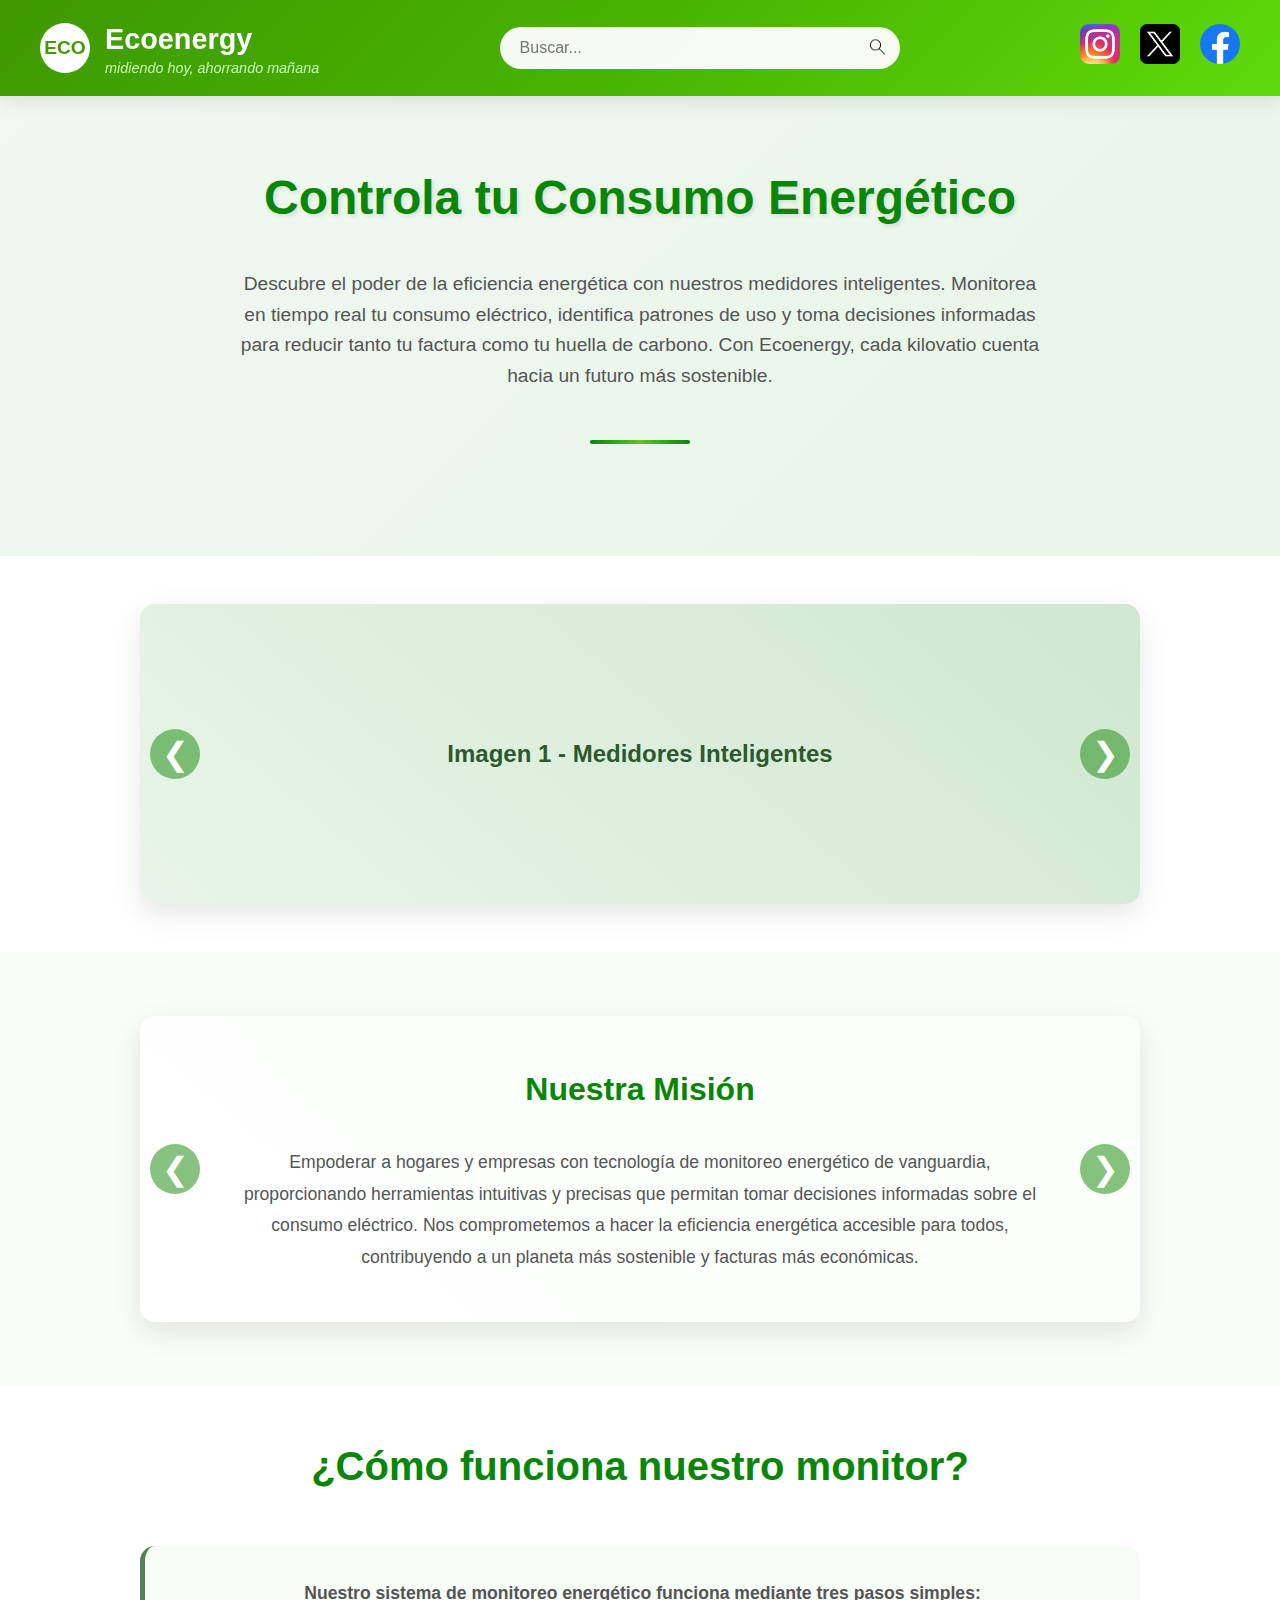
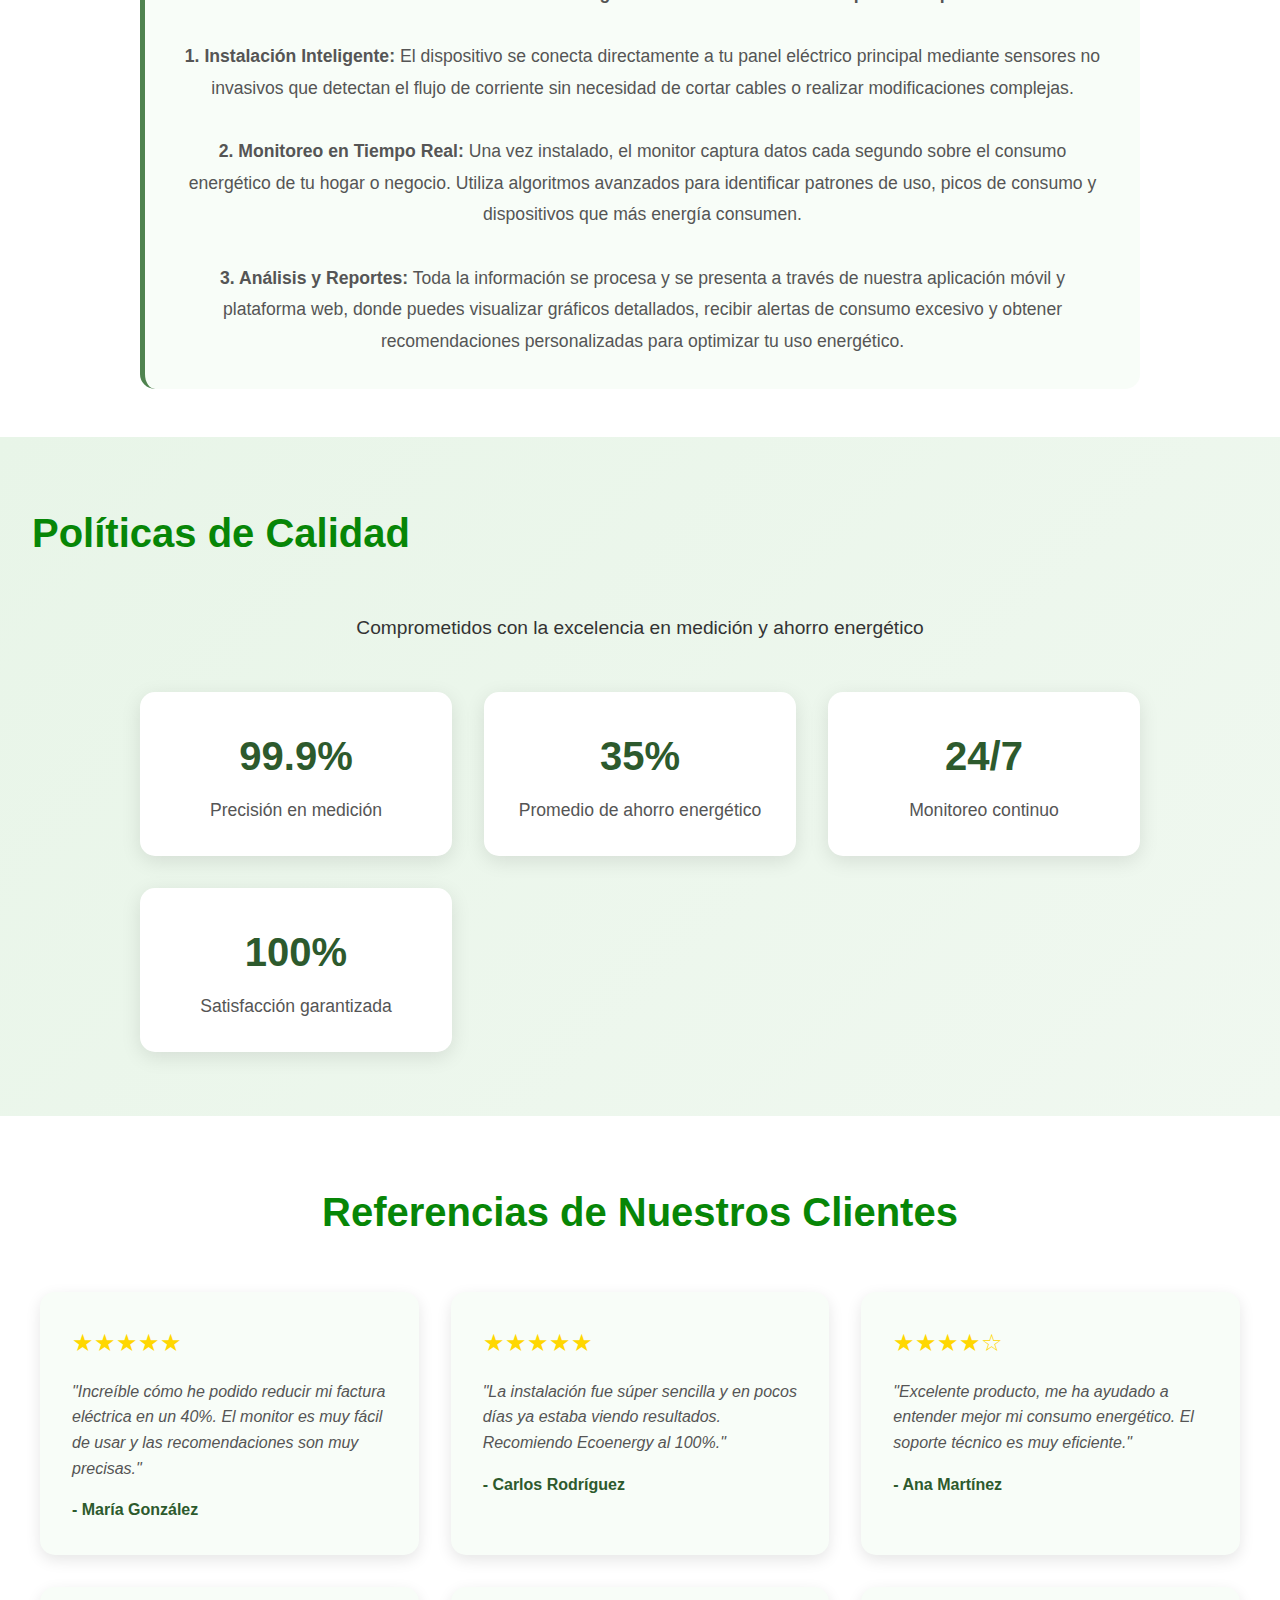
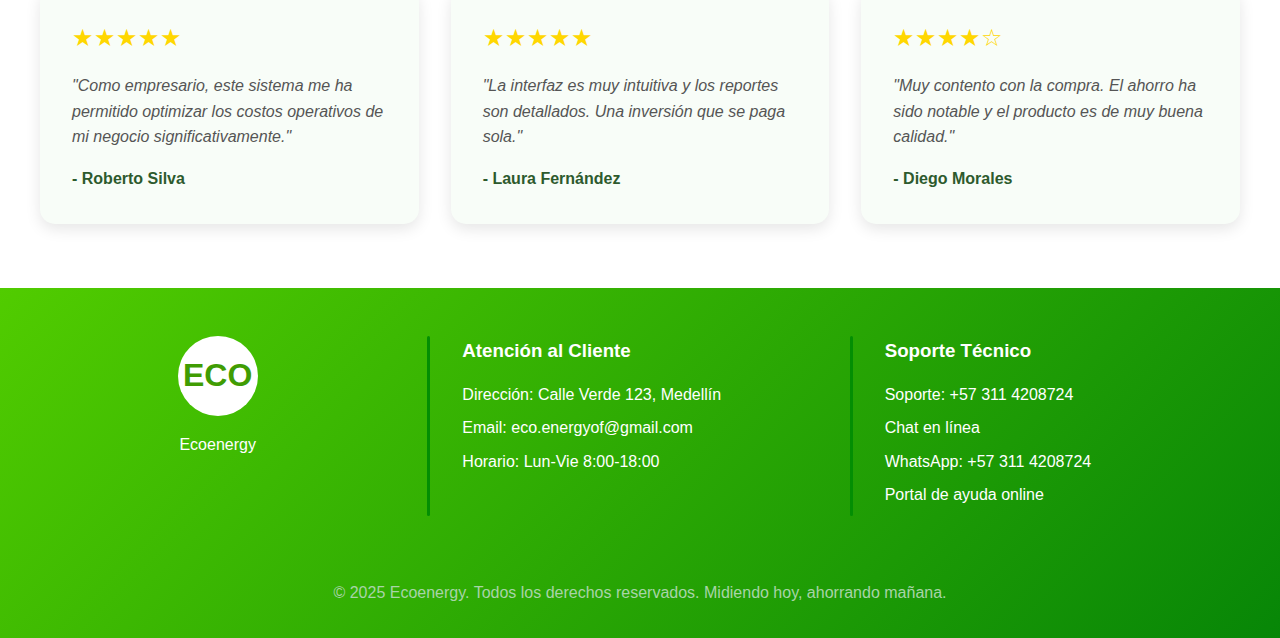
<file: index.html>
<!DOCTYPE html>
<html lang="es">
<head>
    <meta charset="UTF-8">
    <meta name="viewport" content="width=device-width, initial-scale=1.0">
    <title>Ecoenergy - Midiendo hoy, ahorrando mañana</title>
    <link rel="stylesheet" href="style.css">
</head>
<body>
    <!-- Navbar -->
    <nav class="navbar">
        <div class="nav-container">
            <div class="nav-left">
                <div class="logo">ECO</div>
                <div class="brand-info">
                    <h1>Ecoenergy</h1>
                    <p>midiendo hoy, ahorrando mañana</p>
                </div>
            </div>
            <div class="search-bar">
                <input type="text" placeholder="Buscar...">
                <button type="submit"title="Buscar"><img src="../IMAGENES/Lupa.webp" alt="🔍" width="15"></button>
            </div>
            <div class="nav-right">
                <a href="https://www.instagram.com/ecoenergy_of/" title="Ir a instagram" class="btn-icono" target="_blank"><img src="../IMAGENES/Instagram_icon.png.webp?version%3D1749667060852" alt="Instagram" width="40"></a>
                <a href="https://x.com/EcoEnergy_of" title="Ir a X" class="btn-icono" target="_blank"><img src="../IMAGENES/1707226109new-twitter-logo-png.png" alt="Twitter(X)" width="40"></a>
                <a href="https://www.facebook.com/profile.php?id=61577053211118" title="Ir a facebook"  class="btn-icono" target="_blank"><img src="../IMAGENES/Facebook_Logo_(2019).png.webp" alt="Facebook" width="40"></a>
            </div>
        </div>
    </nav>

    <!-- Hero Section -->
    <section class="hero">
        <h2>Controla tu Consumo Energético</h2>
        <p>
            Descubre el poder de la eficiencia energética con nuestros medidores inteligentes. 
            Monitorea en tiempo real tu consumo eléctrico, identifica patrones de uso y toma 
            decisiones informadas para reducir tanto tu factura como tu huella de carbono. 
            Con Ecoenergy, cada kilovatio cuenta hacia un futuro más sostenible.
        </p>
        <div class="divider"></div>
    </section>

    <!-- Image Carousel -->
    <section class="carousel-container">
        <div class="carousel" id="imageCarousel">
            <div class="carousel-inner" id="imageCarouselInner">
                <div class="carousel-slide">Imagen 1 - Medidores Inteligentes</div>
                <div class="carousel-slide">Imagen 2 - Dashboard de Monitoreo</div>
                <div class="carousel-slide">Imagen 3 - Ahorro Energético</div>
                <div class="carousel-slide">Imagen 4 - Tecnología Verde</div>
                <div class="carousel-slide">Imagen 5 - Sostenibilidad</div>
            </div>
            <button class="carousel-nav carousel-prev" title="Anterior" onclick="prevSlide('imageCarousel')">❮</button>
            <button class="carousel-nav carousel-next" title="Siguiente" onclick="nextSlide('imageCarousel')">❯</button>
        </div>
    </section>

    <!-- Mission Vision Carousel -->
    <section class="mission-carousel">
        <div class="carousel" id="missionCarousel">
            <div class="carousel-inner" id="missionCarouselInner">
                <div class="mission-slide">
                    <h3>Nuestra Misión</h3>
                    <p>Empoderar a hogares y empresas con tecnología de monitoreo energético de vanguardia, 
                    proporcionando herramientas intuitivas y precisas que permitan tomar decisiones informadas 
                    sobre el consumo eléctrico. Nos comprometemos a hacer la eficiencia energética accesible 
                    para todos, contribuyendo a un planeta más sostenible y facturas más económicas.</p>
                </div>
                <div class="mission-slide">
                    <h3>Nuestra Visión</h3>
                    <p>Ser la plataforma líder en monitoreo energético inteligente, presente en cada hogar 
                    y empresa que busque optimizar su consumo eléctrico. Aspiramos a crear un mundo donde 
                    la eficiencia energética sea la norma, no la excepción, impulsando la transición hacia 
                    un futuro energético más limpio y sostenible para las próximas generaciones.</p>
                </div>
                <div class="mission-slide">
                    <h3>Nuestro Compromiso</h3>
                    <p>Nos comprometemos a ofrecer productos de la más alta calidad, respaldados por un 
                    servicio al cliente excepcional y constante innovación tecnológica. Trabajamos 
                    incansablemente para garantizar que nuestros usuarios no solo ahorren energía y dinero, 
                    sino que también contribuyan activamente a la preservación del medio ambiente.</p>
                </div>
            </div>
            <button class="carousel-nav carousel-prev" title="Anterior" prevSlide('missionCarousel')">❮</button>
            <button class="carousel-nav carousel-next" title="Siguiente" nextSlide('missionCarousel')">❯</button>
        </div>
    </section>

    <!-- How it Works -->
    <section class="how-it-works">
        <h2>¿Cómo funciona nuestro monitor?</h2>
        <div class="how-content">
            <div class="monitor-explanation">
                <p><strong>Nuestro sistema de monitoreo energético funciona mediante tres pasos simples:</strong></p>
                <br>
                <p><strong>1. Instalación Inteligente:</strong> El dispositivo se conecta directamente a tu panel eléctrico principal mediante sensores no invasivos que detectan el flujo de corriente sin necesidad de cortar cables o realizar modificaciones complejas.</p>
                <br>
                <p><strong>2. Monitoreo en Tiempo Real:</strong> Una vez instalado, el monitor captura datos cada segundo sobre el consumo energético de tu hogar o negocio. Utiliza algoritmos avanzados para identificar patrones de uso, picos de consumo y dispositivos que más energía consumen.</p>
                <br>
                <p><strong>3. Análisis y Reportes:</strong> Toda la información se procesa y se presenta a través de nuestra aplicación móvil y plataforma web, donde puedes visualizar gráficos detallados, recibir alertas de consumo excesivo y obtener recomendaciones personalizadas para optimizar tu uso energético.</p>
            </div>
        </div>
    </section>

    <!-- Quality Policies -->
    <section class="quality-section">
        <h2>Políticas de Calidad</h2>
        <div class="quality-content">
            <p style="font-size: 1.2rem; margin-bottom: 2rem;">
                Comprometidos con la excelencia en medición y ahorro energético
            </p>
            <div class="metrics-display">
                <div class="metric-card">
                    <div class="metric-value">99.9%</div>
                    <div class="metric-label">Precisión en medición</div>
                </div>
                <div class="metric-card">
                    <div class="metric-value">35%</div>
                    <div class="metric-label">Promedio de ahorro energético</div>
                </div>
                <div class="metric-card">
                    <div class="metric-value">24/7</div>
                    <div class="metric-label">Monitoreo continuo</div>
                </div>
                <div class="metric-card">
                    <div class="metric-value">100%</div>
                    <div class="metric-label">Satisfacción garantizada</div>
                </div>
            </div>
        </div>
    </section>

    <!-- Reviews -->
    <section class="reviews-section">
        <h2>Referencias de Nuestros Clientes</h2>
        <div class="reviews-grid">
            <div class="review-card">
                <div class="stars">★★★★★</div>
                <p class="review-text">"Increíble cómo he podido reducir mi factura eléctrica en un 40%. El monitor es muy fácil de usar y las recomendaciones son muy precisas."</p>
                <p class="reviewer-name">- María González</p>
            </div>
            <div class="review-card">
                <div class="stars">★★★★★</div>
                <p class="review-text">"La instalación fue súper sencilla y en pocos días ya estaba viendo resultados. Recomiendo Ecoenergy al 100%."</p>
                <p class="reviewer-name">- Carlos Rodríguez</p>
            </div>
            <div class="review-card">
                <div class="stars">★★★★☆</div>
                <p class="review-text">"Excelente producto, me ha ayudado a entender mejor mi consumo energético. El soporte técnico es muy eficiente."</p>
                <p class="reviewer-name">- Ana Martínez</p>
            </div>
            <div class="review-card">
                <div class="stars">★★★★★</div>
                <p class="review-text">"Como empresario, este sistema me ha permitido optimizar los costos operativos de mi negocio significativamente."</p>
                <p class="reviewer-name">- Roberto Silva</p>
            </div>
            <div class="review-card">
                <div class="stars">★★★★★</div>
                <p class="review-text">"La interfaz es muy intuitiva y los reportes son detallados. Una inversión que se paga sola."</p>
                <p class="reviewer-name">- Laura Fernández</p>
            </div>
            <div class="review-card">
                <div class="stars">★★★★☆</div>
                <p class="review-text">"Muy contento con la compra. El ahorro ha sido notable y el producto es de muy buena calidad."</p>
                <p class="reviewer-name">- Diego Morales</p>
            </div>
        </div>
    </section>

    <!-- Footer -->
    <footer class="footer">
        <div class="footer-content">
            <div class="footer-logo">
                <div class="logo">ECO</div>
                <p>Ecoenergy</p>
            </div>
            
            <div class="footer-divider"></div>
            
            <div class="contact-info">
                <h3>Atención al Cliente</h3>
                <p> Dirección: Calle Verde 123, Medellín</p>
                <p> Email: eco.energyof@gmail.com</p>
                <p> Horario: Lun-Vie 8:00-18:00</p>
            </div>
            
            <div class="footer-divider"></div>
            
            <div class="contact-info">
                <h3>Soporte Técnico</h3>
                <p> Soporte: +57 311 4208724</p>
                <p> Chat en línea</p>
                <p> WhatsApp: +57 311 4208724</p>
                <p> Portal de ayuda online</p>
            </div>
        </div>
        <div class="footer-bottom">
            <p>&copy; 2025 Ecoenergy. Todos los derechos reservados. Midiendo hoy, ahorrando mañana.</p>
        </div>
    </footer>

    <script src="carrusel.js"></script>
</body>
</html>
</file>
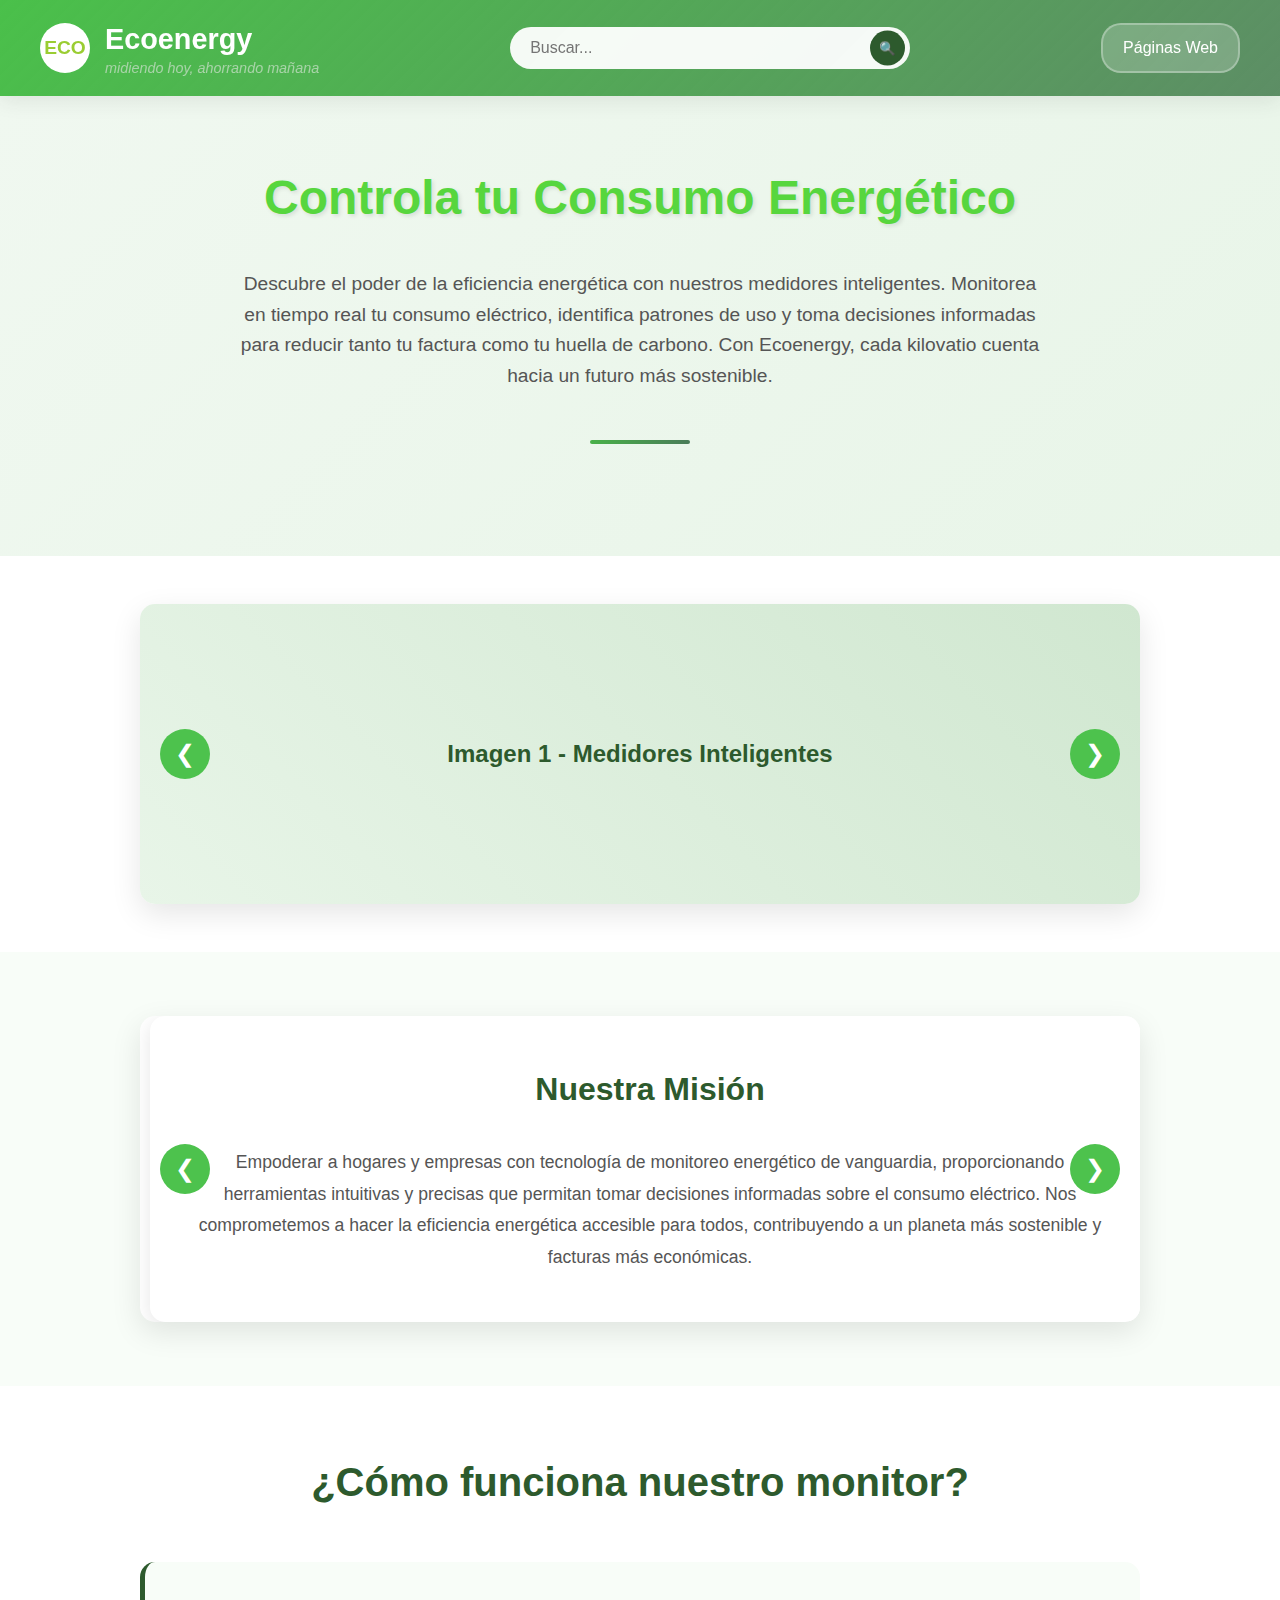
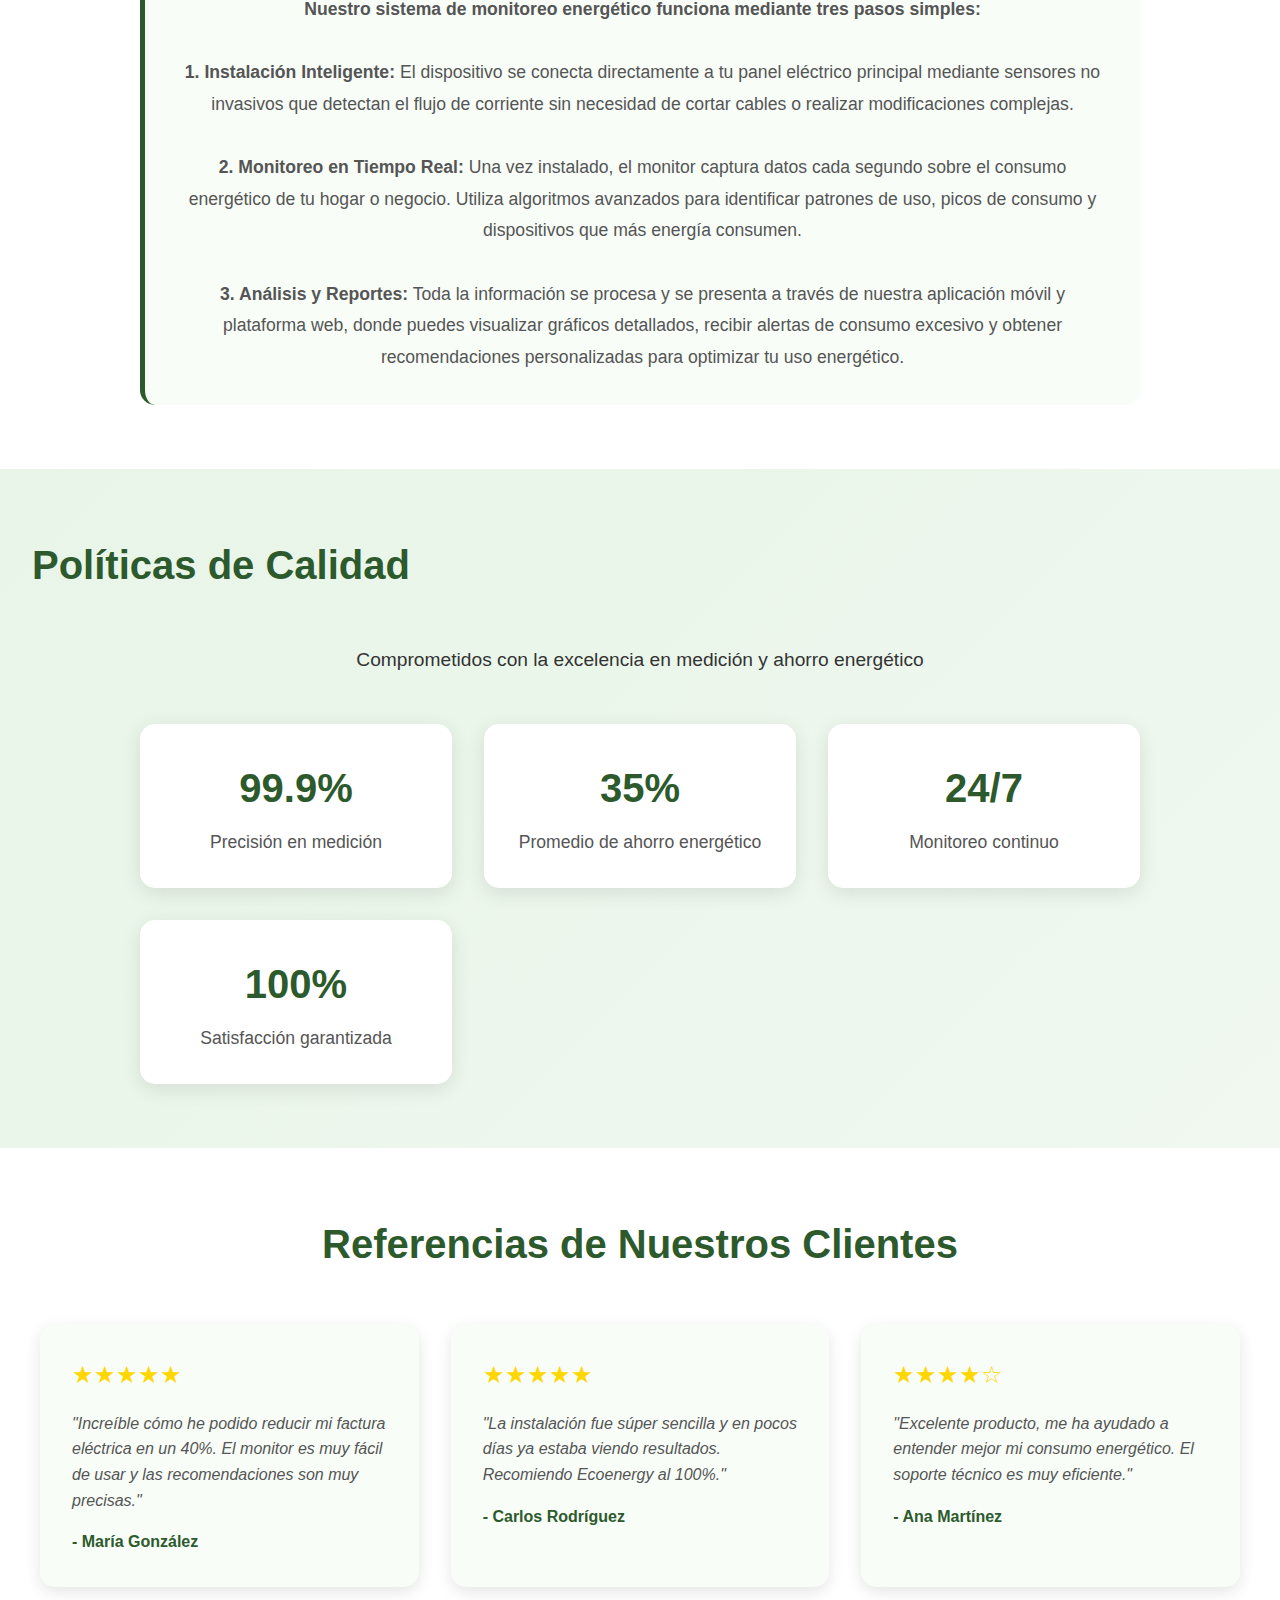
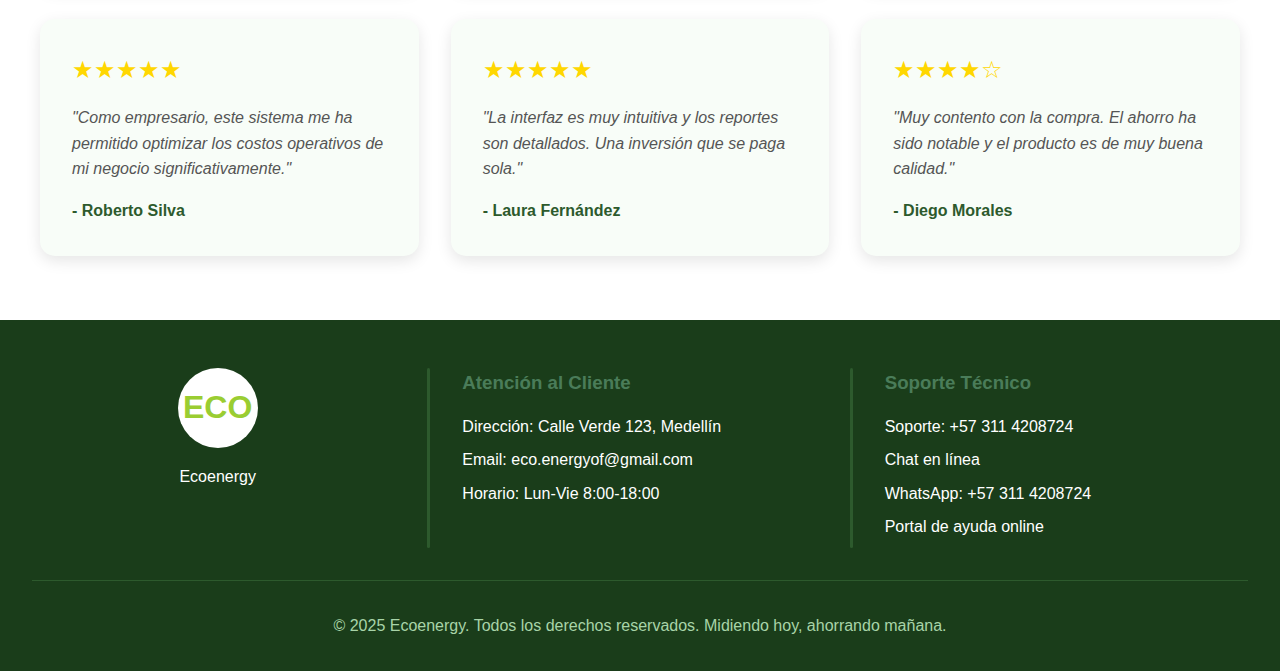
<file: PRINCIPAL/index.html>
<!DOCTYPE html>
<html lang="es">
<head>
    <meta charset="UTF-8">
    <meta name="viewport" content="width=device-width, initial-scale=1.0">
    <title>Ecoenergy - Midiendo hoy, ahorrando mañana</title>
    <link rel="stylesheet" href="style.css">
</head>
<body>
    <!-- Navbar -->
    <nav class="navbar">
        <div class="nav-container">
            <div class="nav-left">
                <div class="logo">ECO</div>
                <div class="brand-info">
                    <h1>Ecoenergy</h1>
                    <p>midiendo hoy, ahorrando mañana</p>
                </div>
            </div>
            <div class="search-bar">
                <input type="text" placeholder="Buscar...">
                <button type="submit">🔍</button>
            </div>
            <div class="nav-right">
                <a href="#" class="pages-btn">Páginas Web</a>
            </div>
        </div>
    </nav>

    <!-- Hero Section -->
    <section class="hero">
        <h1>Controla tu Consumo Energético</h1>
        <p>
            Descubre el poder de la eficiencia energética con nuestros medidores inteligentes. 
            Monitorea en tiempo real tu consumo eléctrico, identifica patrones de uso y toma 
            decisiones informadas para reducir tanto tu factura como tu huella de carbono. 
            Con Ecoenergy, cada kilovatio cuenta hacia un futuro más sostenible.
        </p>
        <div class="divider"></div>
    </section>

    <!-- Image Carousel -->
    <section class="carousel-container">
        <div class="carousel" id="imageCarousel">
            <div class="carousel-inner" id="imageCarouselInner">
                <div class="carousel-slide">Imagen 1 - Medidores Inteligentes</div>
                <div class="carousel-slide">Imagen 2 - Dashboard de Monitoreo</div>
                <div class="carousel-slide">Imagen 3 - Ahorro Energético</div>
                <div class="carousel-slide">Imagen 4 - Tecnología Verde</div>
                <div class="carousel-slide">Imagen 5 - Sostenibilidad</div>
            </div>
            <button class="carousel-nav carousel-prev" onclick="prevSlide('imageCarousel')">❮</button>
            <button class="carousel-nav carousel-next" onclick="nextSlide('imageCarousel')">❯</button>
        </div>
    </section>

    <!-- Mission Vision Carousel -->
    <section class="mission-carousel">
        <div class="carousel" id="missionCarousel">
            <div class="carousel-inner" id="missionCarouselInner">
                <div class="mission-slide">
                    <h3>Nuestra Misión</h3>
                    <p>Empoderar a hogares y empresas con tecnología de monitoreo energético de vanguardia, 
                    proporcionando herramientas intuitivas y precisas que permitan tomar decisiones informadas 
                    sobre el consumo eléctrico. Nos comprometemos a hacer la eficiencia energética accesible 
                    para todos, contribuyendo a un planeta más sostenible y facturas más económicas.</p>
                </div>
                <div class="mission-slide">
                    <h3>Nuestra Visión</h3>
                    <p>Ser la plataforma líder en monitoreo energético inteligente, presente en cada hogar 
                    y empresa que busque optimizar su consumo eléctrico. Aspiramos a crear un mundo donde 
                    la eficiencia energética sea la norma, no la excepción, impulsando la transición hacia 
                    un futuro energético más limpio y sostenible para las próximas generaciones.</p>
                </div>
                <div class="mission-slide">
                    <h3>Nuestro Compromiso</h3>
                    <p>Nos comprometemos a ofrecer productos de la más alta calidad, respaldados por un 
                    servicio al cliente excepcional y constante innovación tecnológica. Trabajamos 
                    incansablemente para garantizar que nuestros usuarios no solo ahorren energía y dinero, 
                    sino que también contribuyan activamente a la preservación del medio ambiente.</p>
                </div>
            </div>
            <button class="carousel-nav carousel-prev" onclick="prevSlide('missionCarousel')">❮</button>
            <button class="carousel-nav carousel-next" onclick="nextSlide('missionCarousel')">❯</button>
        </div>
    </section>

    <!-- How it Works -->
    <section class="how-it-works">
        <h2>¿Cómo funciona nuestro monitor?</h2>
        <div class="how-content">
            <div class="monitor-explanation">
                <p><strong>Nuestro sistema de monitoreo energético funciona mediante tres pasos simples:</strong></p>
                <br>
                <p><strong>1. Instalación Inteligente:</strong> El dispositivo se conecta directamente a tu panel eléctrico principal mediante sensores no invasivos que detectan el flujo de corriente sin necesidad de cortar cables o realizar modificaciones complejas.</p>
                <br>
                <p><strong>2. Monitoreo en Tiempo Real:</strong> Una vez instalado, el monitor captura datos cada segundo sobre el consumo energético de tu hogar o negocio. Utiliza algoritmos avanzados para identificar patrones de uso, picos de consumo y dispositivos que más energía consumen.</p>
                <br>
                <p><strong>3. Análisis y Reportes:</strong> Toda la información se procesa y se presenta a través de nuestra aplicación móvil y plataforma web, donde puedes visualizar gráficos detallados, recibir alertas de consumo excesivo y obtener recomendaciones personalizadas para optimizar tu uso energético.</p>
            </div>
        </div>
    </section>

    <!-- Quality Policies -->
    <section class="quality-section">
        <h2>Políticas de Calidad</h2>
        <div class="quality-content">
            <p style="font-size: 1.2rem; margin-bottom: 2rem;">
                Comprometidos con la excelencia en medición y ahorro energético
            </p>
            <div class="metrics-display">
                <div class="metric-card">
                    <div class="metric-value">99.9%</div>
                    <div class="metric-label">Precisión en medición</div>
                </div>
                <div class="metric-card">
                    <div class="metric-value">35%</div>
                    <div class="metric-label">Promedio de ahorro energético</div>
                </div>
                <div class="metric-card">
                    <div class="metric-value">24/7</div>
                    <div class="metric-label">Monitoreo continuo</div>
                </div>
                <div class="metric-card">
                    <div class="metric-value">100%</div>
                    <div class="metric-label">Satisfacción garantizada</div>
                </div>
            </div>
        </div>
    </section>

    <!-- Reviews -->
    <section class="reviews-section">
        <h2>Referencias de Nuestros Clientes</h2>
        <div class="reviews-grid">
            <div class="review-card">
                <div class="stars">★★★★★</div>
                <p class="review-text">"Increíble cómo he podido reducir mi factura eléctrica en un 40%. El monitor es muy fácil de usar y las recomendaciones son muy precisas."</p>
                <p class="reviewer-name">- María González</p>
            </div>
            <div class="review-card">
                <div class="stars">★★★★★</div>
                <p class="review-text">"La instalación fue súper sencilla y en pocos días ya estaba viendo resultados. Recomiendo Ecoenergy al 100%."</p>
                <p class="reviewer-name">- Carlos Rodríguez</p>
            </div>
            <div class="review-card">
                <div class="stars">★★★★☆</div>
                <p class="review-text">"Excelente producto, me ha ayudado a entender mejor mi consumo energético. El soporte técnico es muy eficiente."</p>
                <p class="reviewer-name">- Ana Martínez</p>
            </div>
            <div class="review-card">
                <div class="stars">★★★★★</div>
                <p class="review-text">"Como empresario, este sistema me ha permitido optimizar los costos operativos de mi negocio significativamente."</p>
                <p class="reviewer-name">- Roberto Silva</p>
            </div>
            <div class="review-card">
                <div class="stars">★★★★★</div>
                <p class="review-text">"La interfaz es muy intuitiva y los reportes son detallados. Una inversión que se paga sola."</p>
                <p class="reviewer-name">- Laura Fernández</p>
            </div>
            <div class="review-card">
                <div class="stars">★★★★☆</div>
                <p class="review-text">"Muy contento con la compra. El ahorro ha sido notable y el producto es de muy buena calidad."</p>
                <p class="reviewer-name">- Diego Morales</p>
            </div>
        </div>
    </section>

    <!-- Footer -->
    <footer class="footer">
        <div class="footer-content">
            <div class="footer-logo">
                <div class="logo">ECO</div>
                <p>Ecoenergy</p>
            </div>
            
            <div class="footer-divider"></div>
            
            <div class="contact-info">
                <h3>Atención al Cliente</h3>
                <p> Dirección: Calle Verde 123, Medellín</p>
                <p> Email: eco.energyof@gmail.com</p>
                <p> Horario: Lun-Vie 8:00-18:00</p>
            </div>
            
            <div class="footer-divider"></div>
            
            <div class="contact-info">
                <h3>Soporte Técnico</h3>
                <p> Soporte: +57 311 4208724</p>
                <p> Chat en línea</p>
                <p> WhatsApp: +57 311 4208724</p>
                <p> Portal de ayuda online</p>
            </div>
        </div>
        <div class="footer-bottom">
            <p>&copy; 2025 Ecoenergy. Todos los derechos reservados. Midiendo hoy, ahorrando mañana.</p>
        </div>
    </footer>

    <script src="script.js"></script>
</body>
</html>
</file>
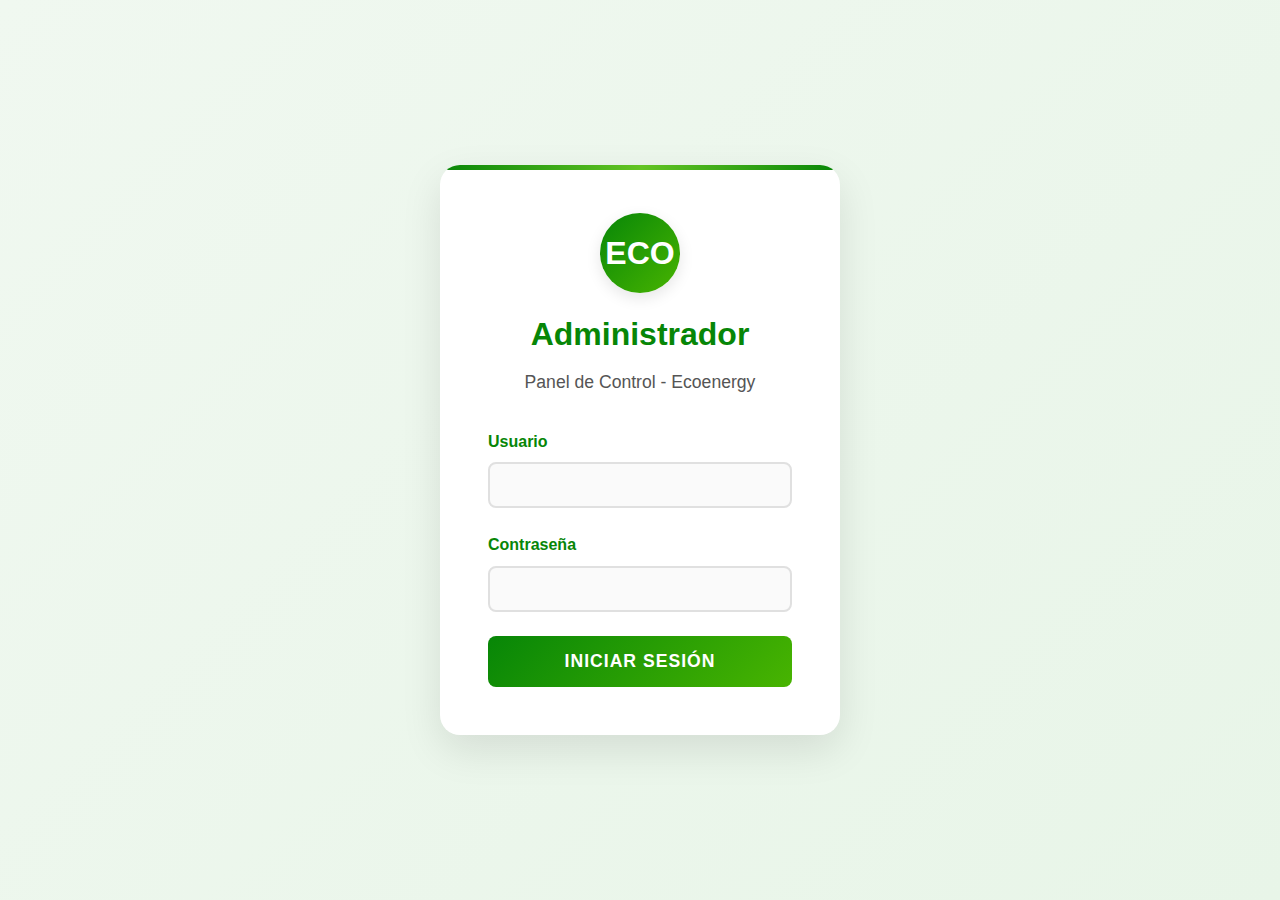
<file: inicio_admin/admin.html>
<!DOCTYPE html>
<html lang="es">
<head>
    <meta charset="UTF-8">
    <meta name="viewport" content="width=device-width, initial-scale=1.0">
    <title>Panel de Administración - Ecoenergy</title>
    <link rel="stylesheet" href="admin-style.css">
    
    <script>
        // Verificar si ya está logueado
        if (sessionStorage.getItem('usuario') === 'admin') {
            window.location.href = 'tabla_admin/tabla.html'; // Redirige al panel si ya está logueado
        }
    </script>
</head>
<body>
    <!-- Login Section -->
    <div id="loginSection" class="login-container">
        <div class="login-card">
            <div class="login-logo">ECO</div>
            <h1 class="login-title">Administrador</h1>
            <p class="login-subtitle">Panel de Control - Ecoenergy</p>
            
            <form id="loginForm">
                <div class="form-group">
                    <label for="username">Usuario</label>
                    <input type="text" id="username" name="username" required>
                </div>
                
                <div class="form-group">
                    <label for="password">Contraseña</label>
                    <input type="password" id="password" name="password" required>
                </div>
                
                <button type="submit" class="login-btn">Iniciar Sesión</button>
                <div id="errorMessage" class="error-message"></div>
            </form>
        </div>
    </div>
    <script>
        // Credenciales del administrador
        const ADMIN_USERNAME = 'admin';
        const ADMIN_PASSWORD = 'admin123';
        
        // Función para manejar el login
        function handleLogin(event) {
            event.preventDefault(); // Previene el envío normal del formulario
            
            const username = document.getElementById('username').value;
            const password = document.getElementById('password').value;
            const errorMessage = document.getElementById('errorMessage');
            
            // Verificar credenciales
            if (username === ADMIN_USERNAME && password === ADMIN_PASSWORD) {
                // Login exitoso
                sessionStorage.setItem('usuario', 'admin');
                errorMessage.textContent = '';
                alert('¡Bienvenido Administrador!');
                window.location.href = '/tabla_admin/tabla.html';
            } else {
                // Login fallido
                errorMessage.textContent = 'Usuario o contraseña incorrectos';
                errorMessage.style.color = 'red';
                
                // Limpiar campos
                document.getElementById('username').value = '';
                document.getElementById('password').value = '';
            }
        }
        
        // Agregar evento al formulario cuando la página cargue
        document.addEventListener('DOMContentLoaded', function() {
            document.getElementById('loginForm').addEventListener('submit', handleLogin);
        });
        
        // Permitir login con Enter
        document.addEventListener('keypress', function(e) {
            if (e.key === 'Enter') {
                handleLogin(e);
            }
        });
    </script>
</body>
</html>
</file>
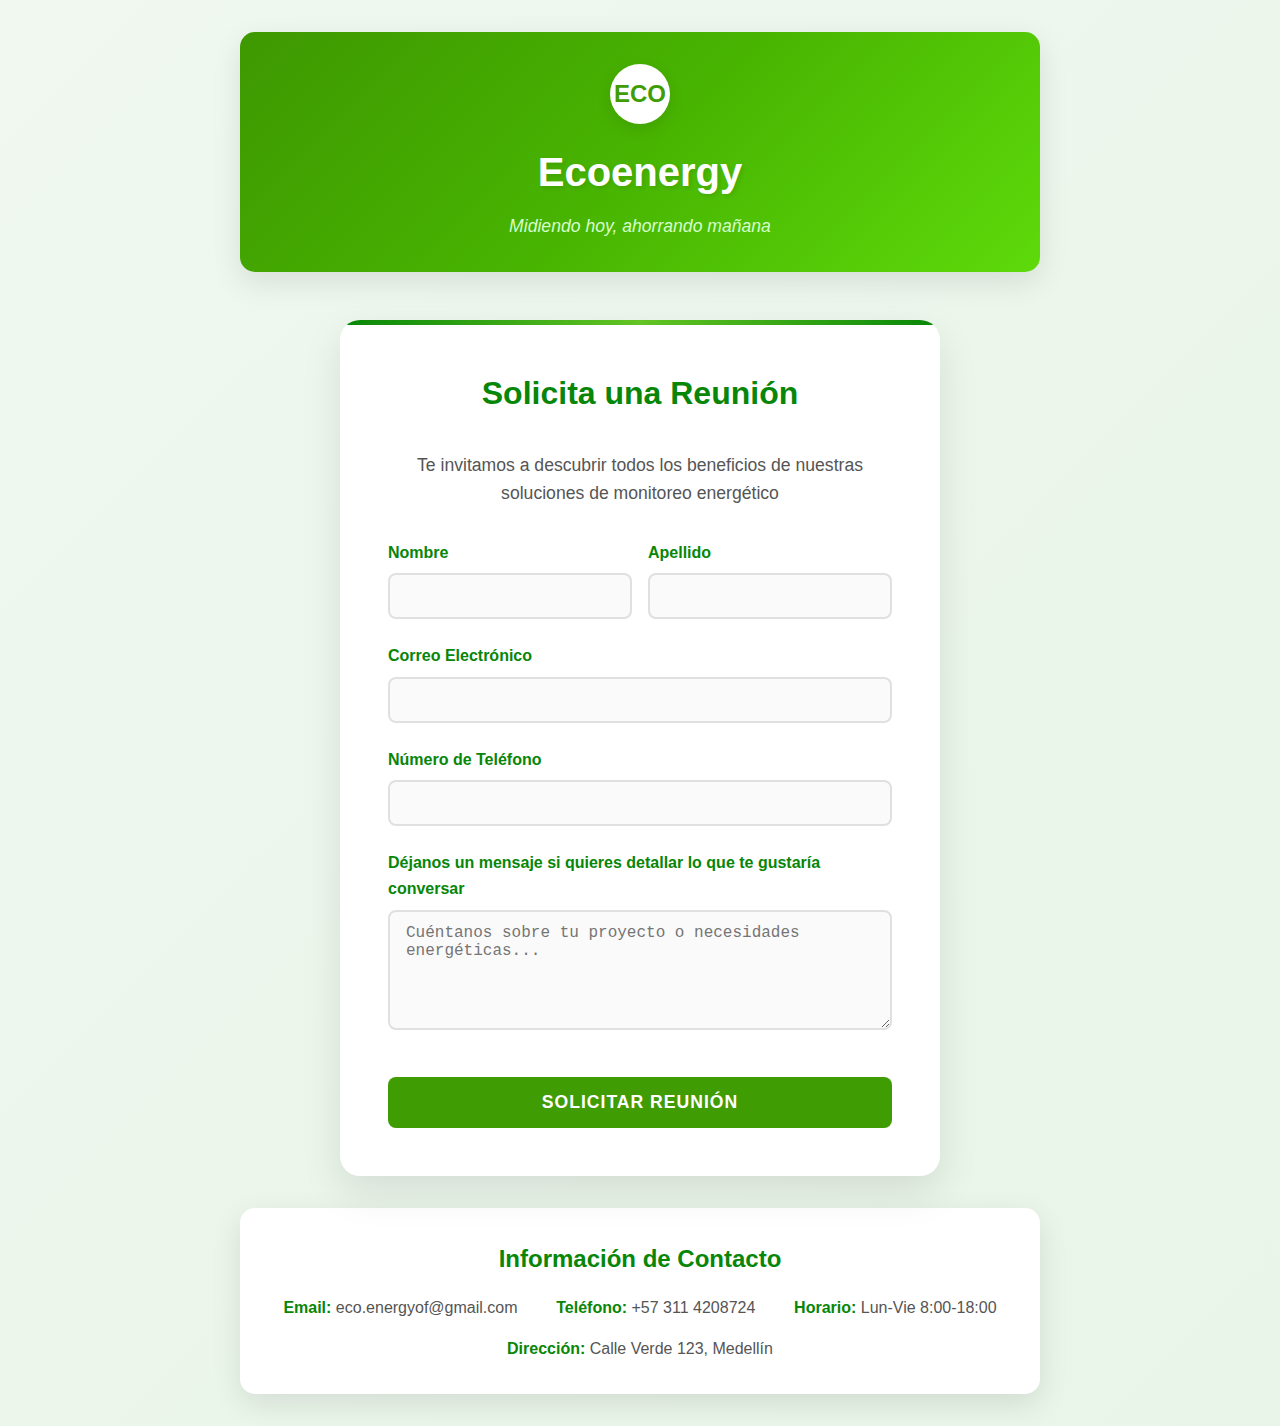
<file: registro/contact.html>
<!DOCTYPE html>
<html lang="es">
<head>
    <meta charset="UTF-8">
    <meta name="viewport" content="width=device-width, initial-scale=1.0">
    <title>Contacto - Ecoenergy</title>
    <link rel="stylesheet" href="contact-styles.css">
</head>
<body>
    <!-- Header -->
    <div class="header">
        <div class="logo">ECO</div>
        <h1>Ecoenergy</h1>
        <p>Midiendo hoy, ahorrando mañana</p>
    </div>

    <!-- Form Container -->
    <div class="form-container">
        <h2 class="form-title">Solicita una Reunión</h2>
        <p class="form-subtitle">Te invitamos a descubrir todos los beneficios de nuestras soluciones de monitoreo energético</p>
        
        <form id="contactForm">
            <div class="form-row">
                <div class="form-group">
                    <label for="nombre">Nombre</label>
                    <input type="text" id="nombre" name="nombre" required>
                </div>
                <div class="form-group">
                    <label for="apellido">Apellido</label>
                    <input type="text" id="apellido" name="apellido" required>
                </div>
            </div>

            <div class="form-group">
                <label for="correo">Correo Electrónico</label>
                <input type="email" id="correo" name="correo" required>
            </div>

            <div class="form-group">
                <label for="telefono">Número de Teléfono</label>
                <input type="tel" id="telefono" name="telefono" required>
            </div>

            <div class="form-group">
                <label for="comentario">Déjanos un mensaje si quieres detallar lo que te gustaría conversar</label>
                <textarea id="comentario" name="comentario" placeholder="Cuéntanos sobre tu proyecto o necesidades energéticas..."></textarea>
            </div>

            <button type="submit" class="submit-btn">Solicitar Reunión</button>
        </form>
    </div>

    <!-- Contact Info -->
    <div class="contact-info">
        <h3>Información de Contacto</h3>
        <div class="contact-details">
            <div class="contact-item">
                <strong>Email:</strong> eco.energyof@gmail.com
            </div>
            <div class="contact-item">
                <strong>Teléfono:</strong> +57 311 4208724
            </div>
            <div class="contact-item">
                <strong>Horario:</strong> Lun-Vie 8:00-18:00
            </div>
            <div class="contact-item">
                <strong>Dirección:</strong> Calle Verde 123, Medellín
            </div>
        </div>
    </div>

    <script>
        document.getElementById('contactForm').addEventListener('submit', function(e) {
            e.preventDefault();
            
            // Obtener valores del formulario
            const nombre = document.getElementById('nombre').value;
            const apellido = document.getElementById('apellido').value;
            const correo = document.getElementById('correo').value;
            const telefono = document.getElementById('telefono').value;
            const comentario = document.getElementById('comentario').value;
            
            // Validación simple
            if (!nombre || !apellido || !correo || !telefono) {
                alert('Por favor, completa todos los campos obligatorios.');
                return;
            }
            
            // Simulación de envío
            alert('¡Gracias por tu solicitud! Te contactaremos pronto para programar tu reunión.');
            
            // Limpiar formulario
            this.reset();
        });
    </script>
</body>
</html>
</file>
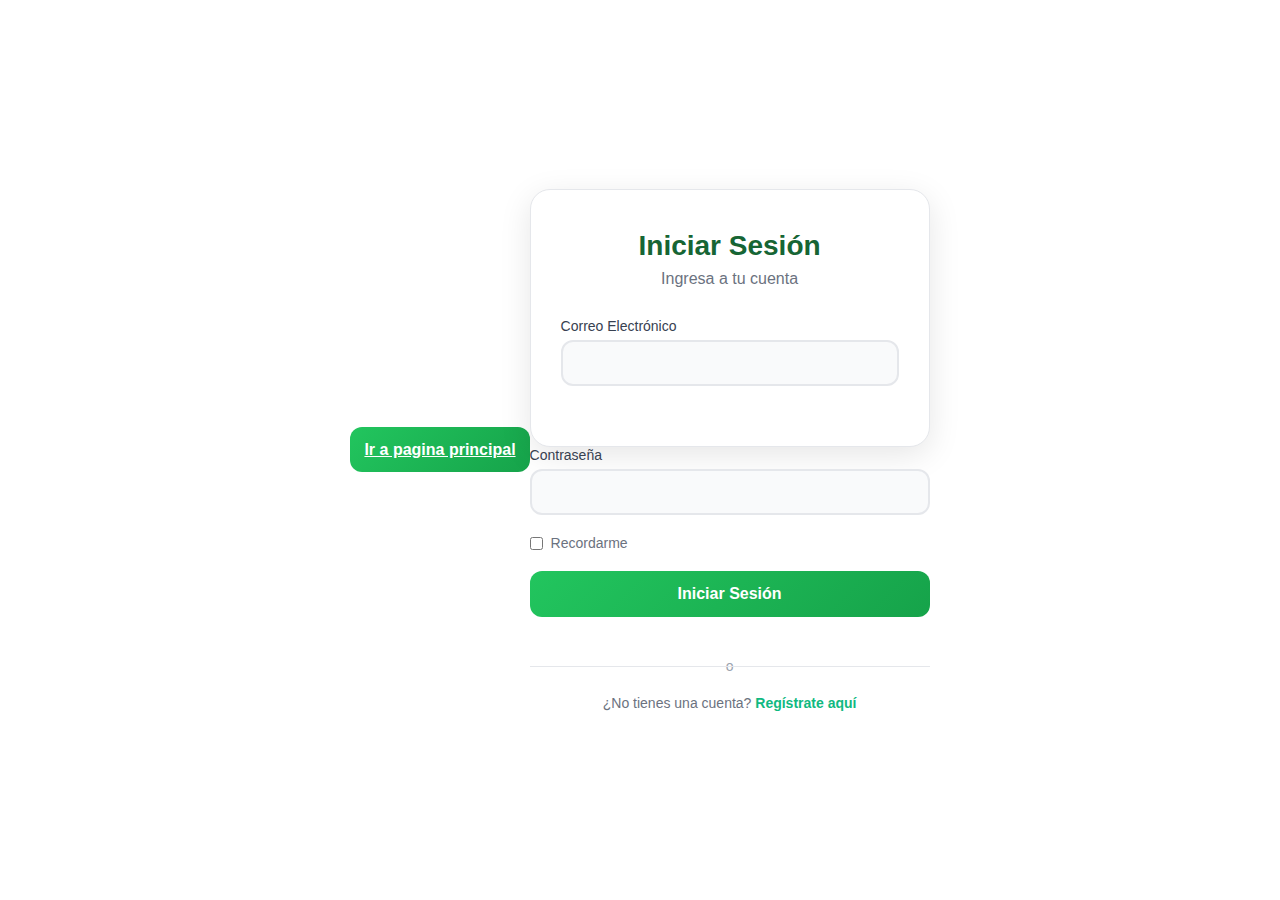
<file: SESION/sesion.html>
<!DOCTYPE html>
<html lang="es">
<head>
    <meta charset="UTF-8">
    <meta name="viewport" content="width=device-width, initial-scale=1.0">
    <title>Iniciar Sesión</title>
    <link rel="stylesheet" href="login.css">
</head>
<body>
    <div class="nav">
        <a href="../PRINCIPAL/index.html" class="login-btn">Ir a pagina principal</a>
    </div>
    <div class="login-container">
        <div class="login-box">
            <div class="login-header">
                <h1>Iniciar Sesión</h1>
                <p>Ingresa a tu cuenta</p>
            </div>
            <form class="login-form" id="loginForm">
                <div class="input-group">
                    <label for="email">Correo Electrónico</label>
                    <input type="email" id="email" name="email" required>
                    <span class="error-message" id="emailError"></span>
                </div>
            </div>
            <div class="nav-right">
                <div class="input-group">
                    <label for="password">Contraseña</label>
                    <input type="password" id="password" name="password" required>
                    <span class="error-message" id="passwordError"></span>
                </div>

                <div class="form-options">
                    <label class="remember-me">
                        <input type="checkbox" id="remember" name="remember">
                        <span class="checkmark"></span>
                        Recordarme
                    </label>
                </div>

                <button type="submit" class="login-btn">Iniciar Sesión</button>

                <div class="divider">
                    <span>o</span>
                </div>
            </form>
            <div class="signup-link">
                <p>¿No tienes una cuenta? <a href="#">Regístrate aquí</a></p>
            </div>
        </div>
    </div>
</file>
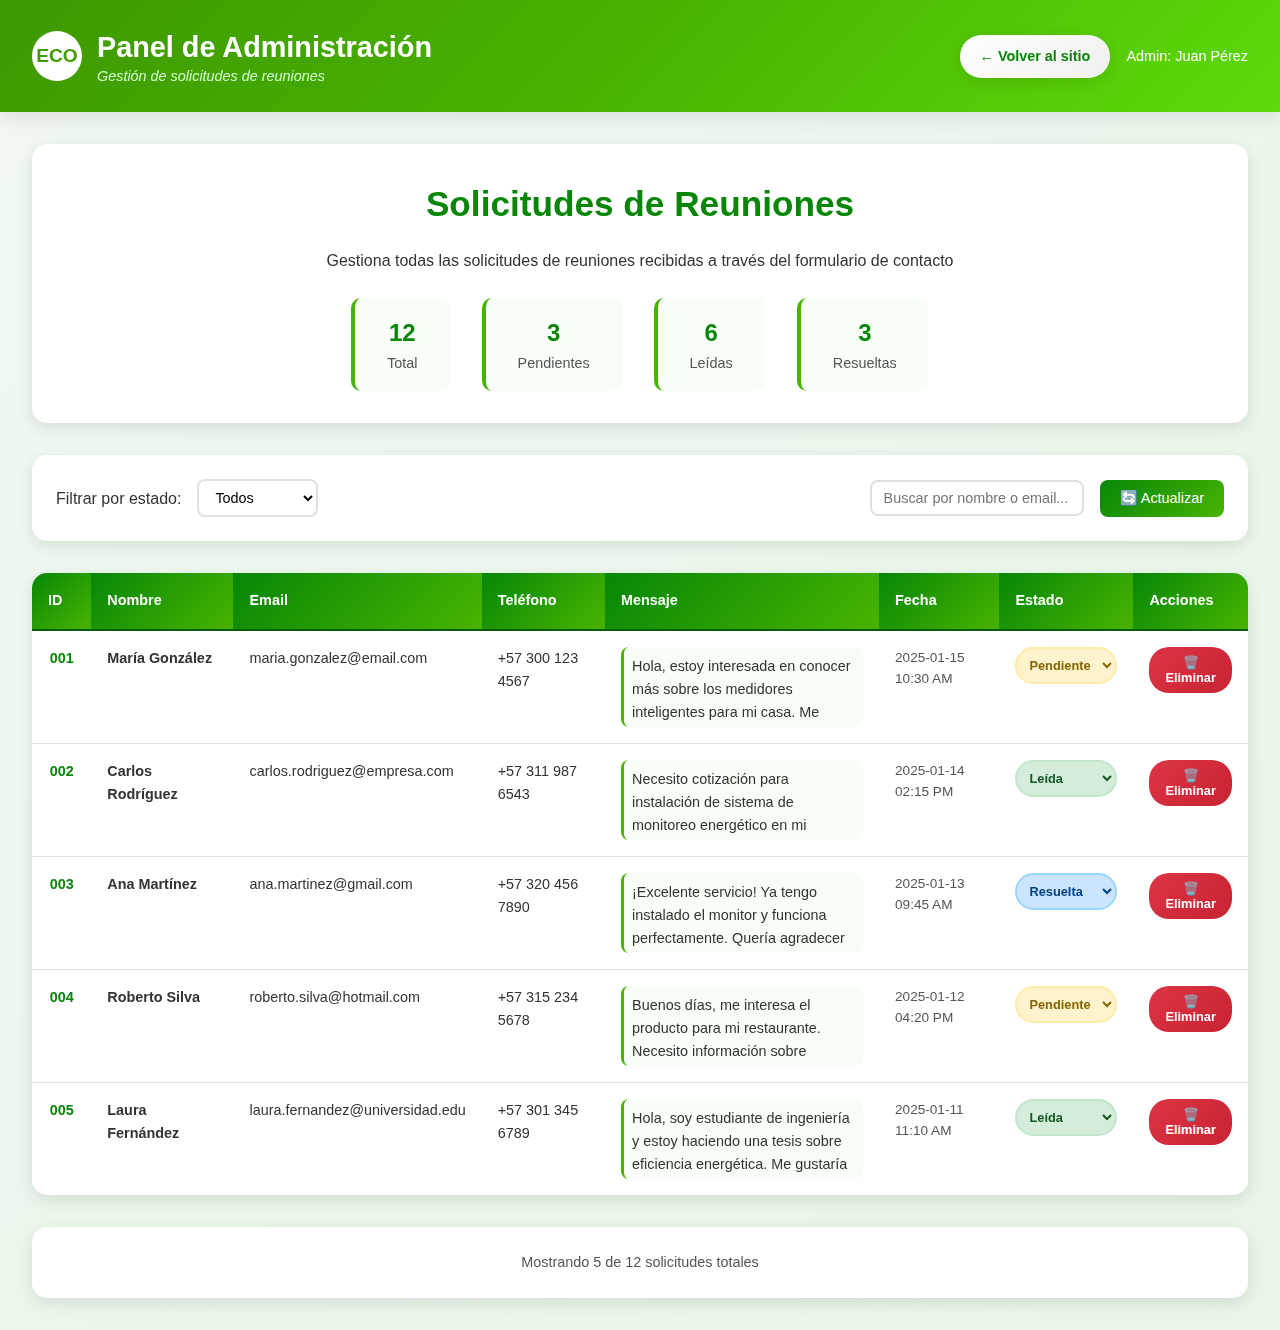
<file: tabla admin/tabla.html>
<!DOCTYPE html>
<html lang="es">
<head>
    <meta charset="UTF-8">
    <meta name="viewport" content="width=device-width, initial-scale=1.0">
    <title>Panel de Administración - Ecoenergy</title>
    <link rel="stylesheet" href="tabla.css">
</head>
<body>
    <!-- =============================================
         HEADER/NAVBAR DEL PANEL DE ADMINISTRACIÓN
    ============================================= -->
    <header class="admin-header">
        <div class="header-container">
            <div class="admin-logo">
                <div class="logo">ECO</div>
                <div class="admin-title">
                    <h1>Panel de Administración</h1>
                    <p>Gestión de solicitudes de reuniones</p>
                </div>
            </div>
            <div class="admin-actions">
                <a href="../index.html" class="btn-back">← Volver al sitio</a>
                <div class="admin-user">Admin: Juan Pérez</div>
            </div>
        </div>
    </header>

    <!-- =============================================
        CONTENEDOR PRINCIPAL DEL PANEL
    ============================================= -->
    <div class="admin-container">
        <!-- Header del panel con estadísticas -->
        <div class="panel-header">
            <h2>Solicitudes de Reuniones</h2>
            <p>Gestiona todas las solicitudes de reuniones recibidas a través del formulario de contacto</p>
            <div class="panel-stats">
                <div class="stat-card">
                    <div class="stat-number">12</div>
                    <div class="stat-label">Total</div>
                </div>
                <div class="stat-card">
                    <div class="stat-number">3</div>
                    <div class="stat-label">Pendientes</div>
                </div>
                <div class="stat-card">
                    <div class="stat-number">6</div>
                    <div class="stat-label">Leídas</div>
                </div>
                <div class="stat-card">
                    <div class="stat-number">3</div>
                    <div class="stat-label">Resueltas</div>
                </div>
            </div>
        </div>

        <!-- Controles de filtros y búsqueda -->
        <div class="table-controls">
            <div class="filter-group">
                <label for="statusFilter">Filtrar por estado:</label>
                <select id="statusFilter" class="filter-select">
                    <option value="all">Todos</option>
                    <option value="pending">Pendientes</option>
                    <option value="read">Leídas</option>
                    <option value="resolved">Resueltas</option>
                </select>
            </div>
            <div class="filter-group">
                <input type="text" id="searchInput" class="search-input" placeholder="Buscar por nombre o email...">
                <button class="btn-refresh">🔄 Actualizar</button>
            </div>
        </div>

        <!-- Tabla principal de solicitudes -->
        <div class="table-container">
            <table class="requests-table">
                <thead>
                    <tr>
                        <th class="col-id">ID</th>
                        <th class="col-name">Nombre</th>
                        <th class="col-email">Email</th>
                        <th class="col-phone">Teléfono</th>
                        <th class="col-message">Mensaje</th>
                        <th class="col-date">Fecha</th>
                        <th class="col-status">Estado</th>
                        <th class="col-actions">Acciones</th>
                    </tr>
                </thead>
                <tbody>
                    <!-- Fila de ejemplo 1 -->
                    <tr>
                        <td class="col-id">001</td>
                        <td class="col-name">
                            <div class="contact-info">María González</div>
                        </td>
                        <td class="col-email">maria.gonzalez@email.com</td>
                        <td class="col-phone">+57 300 123 4567</td>
                        <td class="col-message">
                            <div class="message-cell">
                                Hola, estoy interesada en conocer más sobre los medidores inteligentes para mi casa. Me gustaría saber los precios y si ofrecen instalación. Tengo una casa de 120m² en Medellín y quiero optimizar mi consumo energético.
                            </div>
                        </td>
                        <td class="col-date">
                            <div class="date-cell">2025-01-15<br>10:30 AM</div>
                        </td>
                        <td class="col-status">
                            <select class="status-selector status-pending">
                                <option value="pending">Pendiente</option>
                                <option value="read">Leída</option>
                                <option value="resolved">Resuelta</option>
                            </select>
                        </td>
                        <td class="col-actions">
                            <button class="btn-delete">🗑️ Eliminar</button>
                        </td>
                    </tr>

 <!-- Fila de ejemplo 2 -->
                    <tr>
                        <td class="col-id">002</td>
                        <td class="col-name">
                            <div class="contact-info">Carlos Rodríguez</div>
                        </td>
                        <td class="col-email">carlos.rodriguez@empresa.com</td>
                        <td class="col-phone">+57 311 987 6543</td>
                        <td class="col-message">
                            <div class="message-cell">
                                Necesito cotización para instalación de sistema de monitoreo energético en mi oficina. Somos una empresa de 50 empleados.
                            </div>
                        </td>
                        <td class="col-date">
                            <div class="date-cell">2025-01-14<br>02:15 PM</div>
                        </td>
                        <td class="col-status">
                            <select class="status-selector status-read">
                                <option value="pending">Pendiente</option>
                                <option value="read" selected>Leída</option>
                                <option value="resolved">Resuelta</option>
                            </select>
                        </td>
                        <td class="col-actions">
                            <button class="btn-delete">🗑️ Eliminar</button>
                        </td>
                    </tr>

                    <!-- Fila de ejemplo 3 -->
                    <tr>
                        <td class="col-id">003</td>
                        <td class="col-name">
                            <div class="contact-info">Ana Martínez</div>
                        </td>
                        <td class="col-email">ana.martinez@gmail.com</td>
                        <td class="col-phone">+57 320 456 7890</td>
                        <td class="col-message">
                            <div class="message-cell">
                                ¡Excelente servicio! Ya tengo instalado el monitor y funciona perfectamente. Quería agradecer el soporte técnico.
                            </div>
                        </td>
                        <td class="col-date">
                            <div class="date-cell">2025-01-13<br>09:45 AM</div>
                        </td>
                        <td class="col-status">
                            <select class="status-selector status-resolved">
                                <option value="pending">Pendiente</option>
                                <option value="read">Leída</option>
                                <option value="resolved" selected>Resuelta</option>
                            </select>
                        </td>
                        <td class="col-actions">
                            <button class="btn-delete">🗑️ Eliminar</button>
                        </td>
                    </tr>

                    <!-- Fila de ejemplo 4 -->
                    <tr>
                        <td class="col-id">004</td>
                        <td class="col-name">
                            <div class="contact-info">Roberto Silva</div>
                        </td>
                        <td class="col-email">roberto.silva@hotmail.com</td>
                        <td class="col-phone">+57 315 234 5678</td>
                        <td class="col-message">
                            <div class="message-cell">
                                Buenos días, me interesa el producto para mi restaurante. Necesito información sobre compatibilidad con equipos industriales y garantía del producto.
                            </div>
                        </td>
                        <td class="col-date">
                            <div class="date-cell">2025-01-12<br>04:20 PM</div>
                        </td>
                        <td class="col-status">
                            <select class="status-selector status-pending">
                                <option value="pending" selected>Pendiente</option>
                                <option value="read">Leída</option>
                                <option value="resolved">Resuelta</option>
                            </select>
                        </td>
                        <td class="col-actions">
                            <button class="btn-delete">🗑️ Eliminar</button>
                        </td>
                    </tr>

                    <!-- Fila de ejemplo 5 -->
                    <tr>
                        <td class="col-id">005</td>
                        <td class="col-name">
                            <div class="contact-info">Laura Fernández</div>
                        </td>
                        <td class="col-email">laura.fernandez@universidad.edu</td>
                        <td class="col-phone">+57 301 345 6789</td>
                        <td class="col-message">
                            <div class="message-cell">
                                Hola, soy estudiante de ingeniería y estoy haciendo una tesis sobre eficiencia energética. Me gustaría conocer más sobre la tecnología que utilizan.
                            </div>
                        </td>
                        <td class="col-date">
                            <div class="date-cell">2025-01-11<br>11:10 AM</div>
                        </td>
                        <td class="col-status">
                            <select class="status-selector status-read">
                                <option value="pending">Pendiente</option>
                                <option value="read" selected>Leída</option>
                                <option value="resolved">Resuelta</option>
                            </select>
                        </td>
                        <td class="col-actions">
                            <button class="btn-delete">🗑️ Eliminar</button>
                        </td>
                    </tr>
                </tbody>
            </table>
        </div>

        <!-- Información de paginación -->
        <div class="pagination-container">
            <div class="pagination-info">
                Mostrando 5 de 12 solicitudes totales
            </div>
        </div>
    </div>
</body>
</html>
</file>
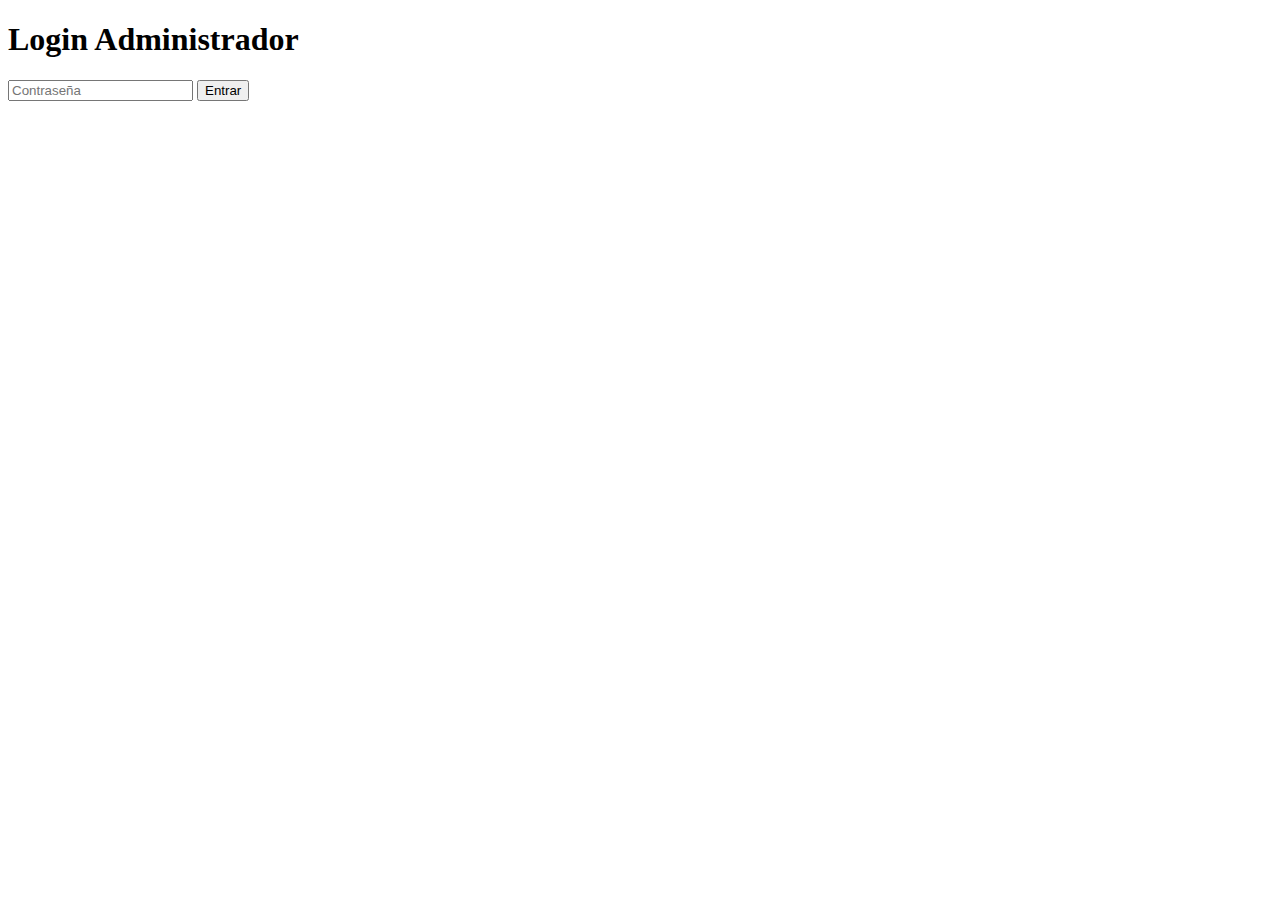
<file: tabla_admin/entrar.html>
<!DOCTYPE html>
<html lang="es">
<head>
    <meta charset="UTF-8">
    <meta name="viewport" content="width=device-width, initial-scale=1.0">
    <title>Login - Admin</title>
</head>
<body>
    <h1>Login Administrador</h1>
    <input type="password" id="password" placeholder="Contraseña">
    <button onclick="login()">Entrar</button>
    
    <script>
        function login() {
            const password = document.getElementById('password').value;
            if (password === 'admin123') { // Cambia esta contraseña
                sessionStorage.setItem('usuario', 'admin');
                window.location.href = 'tabla.html';
            } else {
                alert('Contraseña incorrecta');
            }
        }
    </script>
</body>
</html>
</file>
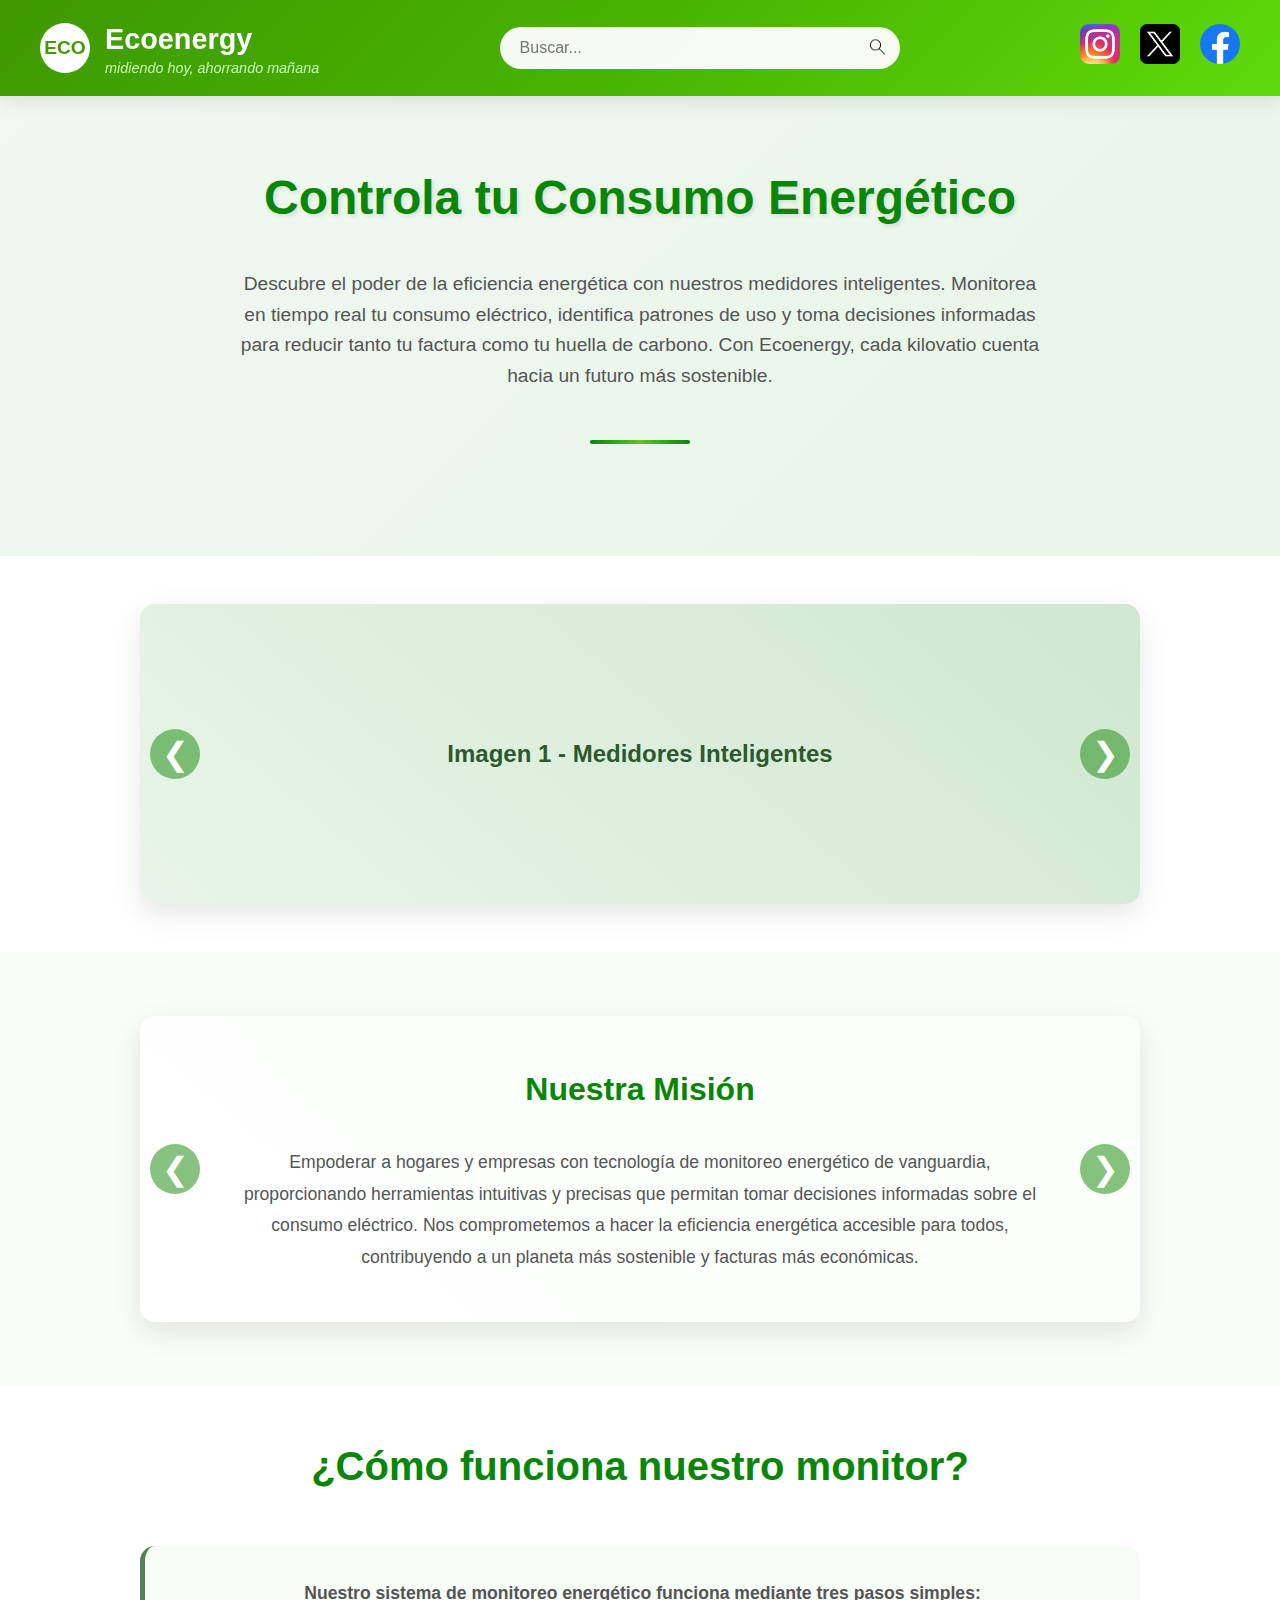
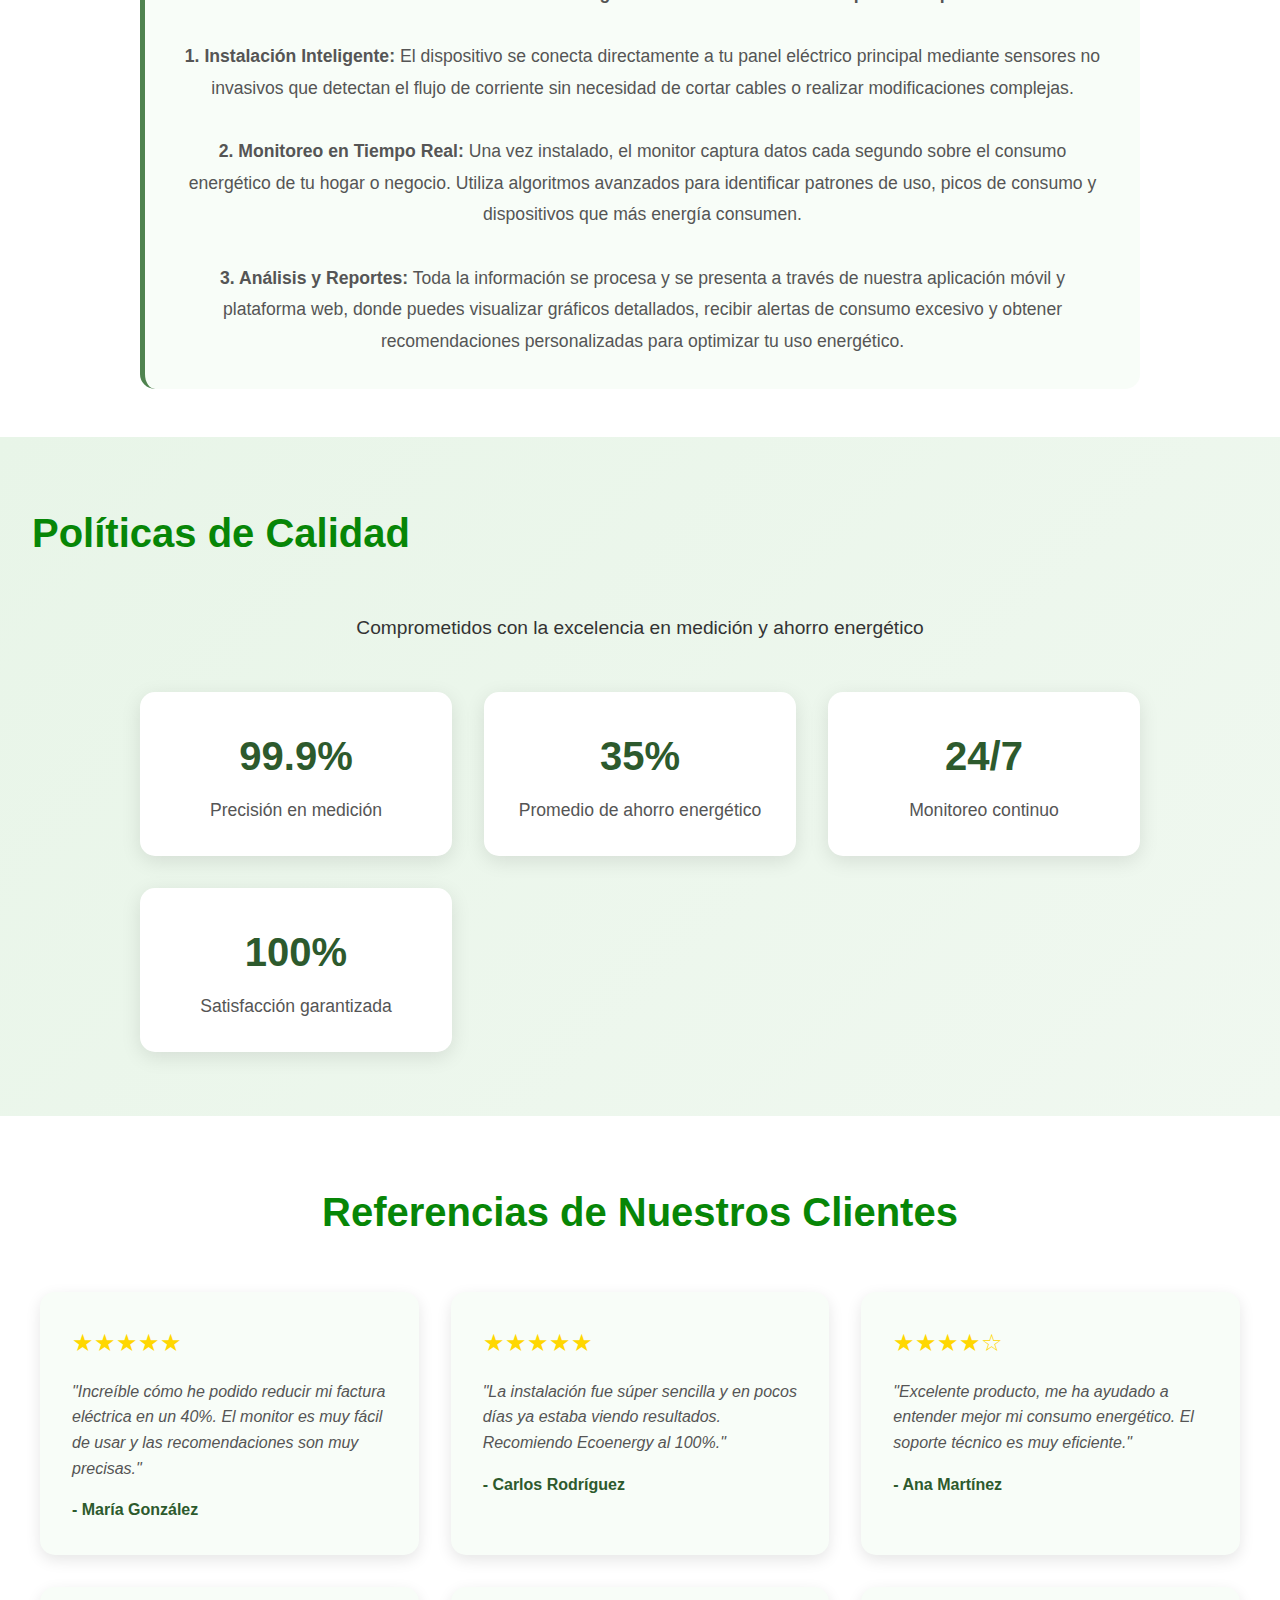
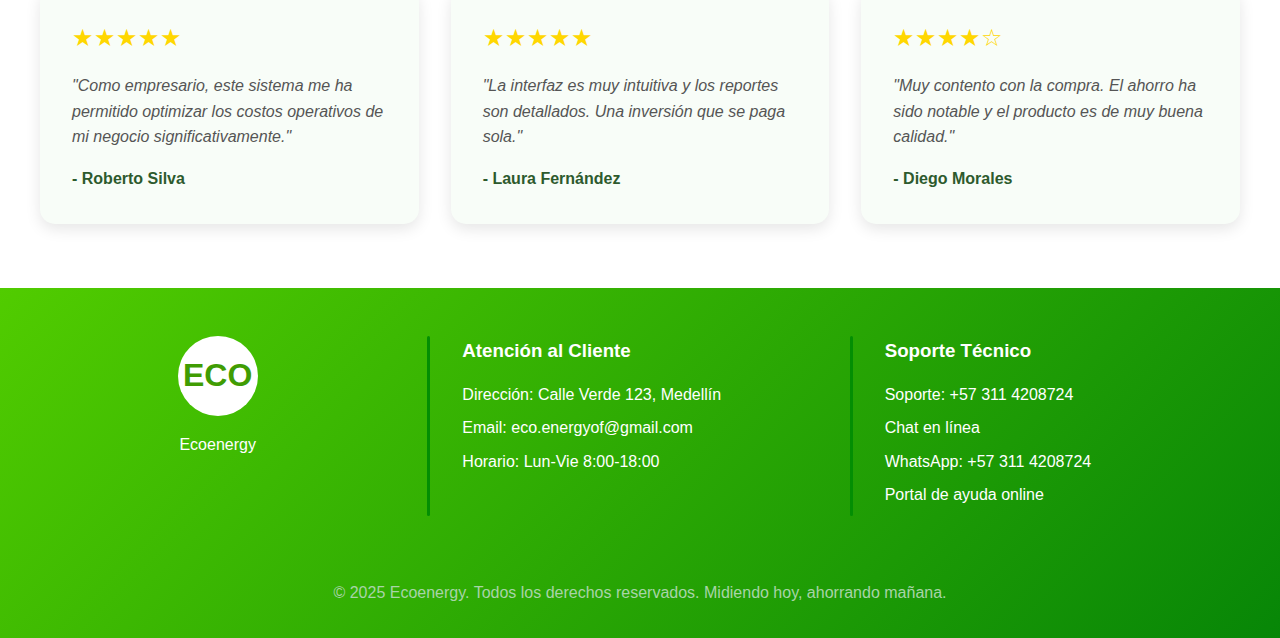
<file: tabla_admin/tabla.html>
<!DOCTYPE html>
<html lang="es">
<head>
    <meta charset="UTF-8">
    <meta name="viewport" content="width=device-width, initial-scale=1.0">
    <meta name="description" content="Panel de administración seguro para gestión de solicitudes">
<meta name="author" content="Ecoenergy">
<title>Panel de Administración - Ecoenergy</title>
    <title>Panel de Administración - Ecoenergy</title>
    <link rel="stylesheet" href="tabla.css">
</head>
<body>
    <!-- =============================================
    HEADER/NAVB ARDEL PANEL DE ADMINISTRACIÓN
    ============================================= -->
    <header class="admin-header">
        <div class="header-container">
            <div class="admin-logo">
                <div class="logo">ECO</div>
                <div class="admin-title">
                    <h1>Panel de Administración</h1>
                    <script>
                        // Verificar autenticación al cargar la página
                        if (sessionStorage.getItem('usuario') !== 'admin') {
                            alert('Acceso denegado. Solo los administradores pueden acceder a esta página.');
                            window.location.href = '../index.html';
                        }
                    </script>
                    <p>Gestión de solicitudes de reuniones</p>
                </div>
            </div>
            <div class="admin-actions">
                <div class="admin-user">Admin:XD</div>
                <button onclick="cerrarSesion()" class="btn-logout">Cerrar Sesión</button>
            </div>
            <script>
                // Función para cerrar sesión
                function cerrarSesion() {
                    if (confirm('¿Estás seguro de que quieres cerrar sesión?')) {
                        sessionStorage.removeItem('usuario');
                        alert('Sesión cerrada exitosamente');
                        window.location.href = '../index.html';
                    }
                }
        
                // Verificar sesión periódicamente (cada 30 segundos)
                setInterval(function() {
                    if (sessionStorage.getItem('usuario') !== 'admin') {
                        alert('Tu sesión ha expirado. Serás redirigido al inicio.');
                        window.location.href = '../index.html';
                    }
                }, 30000);
            </script>
        </body>
        </div>
    </header>

    <!-- =============================================
        CONTENEDOR PRINCIPAL DEL PANEL
    ============================================= -->
    <div class="admin-container">
        <!-- Header del panel con estadísticas -->
        <div class="panel-header">
            <h2>Solicitudes de Reuniones</h2>
            <p>Gestiona todas las solicitudes de reuniones recibidas a través del formulario de contacto</p>
            <div class="panel-stats">
                <div class="stat-card">
                    <div class="stat-number">12</div>
                    <div class="stat-label">Total</div>
                </div>
                <div class="stat-card">
                    <div class="stat-number">3</div>
                    <div class="stat-label">Pendientes</div>
                </div>
                <div class="stat-card">
                    <div class="stat-number">6</div>
                    <div class="stat-label">Leídas</div>
                </div>
                <div class="stat-card">
                    <div class="stat-number">3</div>
                    <div class="stat-label">Resueltas</div>
                </div>
            </div>
        </div>

        <!-- Controles de filtros y búsqueda -->
        <div class="table-controls">
            <div class="filter-group">
                <label for="statusFilter">Filtrar por estado:</label>
                <select id="statusFilter" class="filter-select">
                    <option value="all">Todos</option>
                    <option value="pending">Pendientes</option>
                    <option value="read">Leídas</option>
                    <option value="resolved">Resueltas</option>
                </select>
            </div>
            <div class="filter-group">
                <input type="text" id="searchInput" class="search-input" placeholder="Buscar por nombre o email...">
                <button class="btn-refresh"> Actualizar</button>
            </div>
        </div>

        <!-- Tabla principal de solicitudes -->
        <div class="table-container">
            <table class="requests-table">
                <thead>
                    <tr>
                        <th class="col-id">ID</th>
                        <th class="col-name">Nombre</th>
                        <th class="col-email">Email</th>
                        <th class="col-phone">Teléfono</th>
                        <th class="col-message">Mensaje</th>
                        <th class="col-date">Fecha</th>
                        <th class="col-status">Estado</th>
                        <th class="col-actions">Acciones</th>
                    </tr>
                </thead>
                <tbody>
                    <!-- Fila de ejemplo 1 -->
                    <tr>
                        <td class="col-id">001</td>
                        <td class="col-name">
                            <div class="contact-info">María González</div>
                        </td>
                        <td class="col-email">maria.gonzalez@email.com</td>
                        <td class="col-phone">+57 300 123 4567</td>
                        <td class="col-message">
                            <div class="message-cell">
                                Hola, estoy interesada en conocer más sobre los medidores inteligentes para mi casa. Me gustaría saber los precios y si ofrecen instalación. Tengo una casa de 120m² en Medellín y quiero optimizar mi consumo energético.
                            </div>
                        </td>
                        <td class="col-date">
                            <div class="date-cell">2025-01-15<br>10:30 AM</div>
                        </td>
                        <td class="col-status">
                            <select class="status-selector status-pending">
                                <option value="pending">Pendiente</option>
                                <option value="read">Leída</option>
                                <option value="resolved">Resuelta</option>
                            </select>
                        </td>
                        <td class="col-actions">
                            <button class="btn-delete"> Eliminar</button>
                        </td>
                    </tr>

<!-- Fila de ejemplo 2 -->
                    <tr>
                        <td class="col-id">002</td>
                        <td class="col-name">
                            <div class="contact-info">Carlos Rodríguez</div>
                        </td>
                        <td class="col-email">carlos.rodriguez@empresa.com</td>
                        <td class="col-phone">+57 311 987 6543</td>
                        <td class="col-message">
                            <div class="message-cell">
                                Necesito cotización para instalación de sistema de monitoreo energético en mi oficina. Somos una empresa de 50 empleados.
                            </div>
                        </td>
                        <td class="col-date">
                            <div class="date-cell">2025-01-14<br>02:15 PM</div>
                        </td>
                        <td class="col-status">
                            <select class="status-selector status-read">
                                <option value="pending">Pendiente</option>
                                <option value="read" selected>Leída</option>
                                <option value="resolved">Resuelta</option>
                            </select>
                        </td>
                        <td class="col-actions">
                            <button class="btn-delete"> Eliminar</button>
                        </td>
                    </tr>

                    <!-- Fila de ejemplo 3 -->
                    <tr>
                        <td class="col-id">003</td>
                        <td class="col-name">
                            <div class="contact-info">Ana Martínez</div>
                        </td>
                        <td class="col-email">ana.martinez@gmail.com</td>
                        <td class="col-phone">+57 320 456 7890</td>
                        <td class="col-message">
                            <div class="message-cell">
                                ¡Excelente servicio! Ya tengo instalado el monitor y funciona perfectamente. Quería agradecer el soporte técnico.
                            </div>
                        </td>
                        <td class="col-date">
                            <div class="date-cell">2025-01-13<br>09:45 AM</div>
                        </td>
                        <td class="col-status">
                            <select class="status-selector status-resolved">
                                <option value="pending">Pendiente</option>
                                <option value="read">Leída</option>
                                <option value="resolved" selected>Resuelta</option>
                            </select>
                        </td>
                        <td class="col-actions">
                            <button class="btn-delete"> Eliminar</button>
                        </td>
                    </tr>

                    <!-- Fila de ejemplo 4 -->
                    <tr>
                        <td class="col-id">004</td>
                        <td class="col-name">
                            <div class="contact-info">Roberto Silva</div>
                        </td>
                        <td class="col-email">roberto.silva@hotmail.com</td>
                        <td class="col-phone">+57 315 234 5678</td>
                        <td class="col-message">
                            <div class="message-cell">
                                Buenos días, me interesa el producto para mi restaurante. Necesito información sobre compatibilidad con equipos industriales y garantía del producto.
                            </div>
                        </td>
                        <td class="col-date">
                            <div class="date-cell">2025-01-12<br>04:20 PM</div>
                        </td>
                        <td class="col-status">
                            <select class="status-selector status-pending">
                                <option value="pending" selected>Pendiente</option>
                                <option value="read">Leída</option>
                                <option value="resolved">Resuelta</option>
                            </select>
                        </td>
                        <td class="col-actions">
                            <button class="btn-delete">Eliminar</button>
                        </td>
                    </tr>

                    <!-- Fila de ejemplo 5 -->
                    <tr>
                        <td class="col-id">005</td>
                        <td class="col-name">
                            <div class="contact-info">Laura Fernández</div>
                        </td>
                        <td class="col-email">laura.fernandez@universidad.edu</td>
                        <td class="col-phone">+57 301 345 6789</td>
                        <td class="col-message">
                            <div class="message-cell">
                                Hola, soy estudiante de ingeniería y estoy haciendo una tesis sobre eficiencia energética. Me gustaría conocer más sobre la tecnología que utilizan.
                            </div>
                        </td>
                        <td class="col-date">
                            <div class="date-cell">2025-01-11<br>11:10 AM</div>
                        </td>
                        <td class="col-status">
                            <select class="status-selector status-read">
                                <option value="pending">Pendiente</option>
                                <option value="read" selected>Leída</option>
                                <option value="resolved">Resuelta</option>
                            </select>
                        </td>
                        <td class="col-actions">
                            <button class="btn-delete">Eliminar</button>
                        </td>
                    </tr>
                </tbody>
            </table>
        </div>
<script>
        // Credenciales del administrador
        const ADMIN_USERNAME = 'admin';
        const ADMIN_PASSWORD = 'admin123';
        
        // Función para manejar el login
        function handleLogin(event) {
            event.preventDefault(); // Previene el envío normal del formulario
            
            const username = document.getElementById('username').value;
            const password = document.getElementById('password').value;
            const errorMessage = document.getElementById('errorMessage');
            
            // Verificar credenciales
            if (username === ADMIN_USERNAME && password === ADMIN_PASSWORD) {
                // Login exitoso
                sessionStorage.setItem('usuario', 'admin');
                errorMessage.textContent = '';
                alert('¡Bienvenido Administrador!');
                window.location.href = 'tabla.html';
            } else {
                // Login fallido
                errorMessage.textContent = 'Usuario o contraseña incorrectos';
                errorMessage.style.color = 'red';
                
                // Limpiar campos
                document.getElementById('username').value = '';
                document.getElementById('password').value = '';
            }
        }
        
        // Agregar evento al formulario cuando la página cargue
        document.addEventListener('DOMContentLoaded', function() {
            document.getElementById('loginForm').addEventListener('submit', handleLogin);
        });
        
        // Permitir login con Enter
        document.addEventListener('keypress', function(e) {
            if (e.key === 'Enter') {
                handleLogin(e);
            }
        });
    </script>
        <!-- Información de paginación -->
        <div class="pagination-container">
            <div class="pagination-info">
                Mostrando 5 de 12 solicitudes totales
            </div>
        </div>
    </div>
</body>
</html>
</file>
<file: style.css>
* {
    margin: 0;
    padding: 0;
    box-sizing: border-box;
}

body {
    font-family: 'Arial', sans-serif;
    line-height: 1.6;
    color: #333;
    overflow-x: hidden;
}

/* Navbar */
.navbar {
    background: linear-gradient(135deg,#3e9801,#48b401,#5eda0b );
    padding: 1rem 2rem;
    box-shadow: 0 4px 20px rgba(0,0,0,0.1);
    position: sticky;
    top: 0;
    z-index: 1000;
}

.nav-container {
    display: flex;
    justify-content: space-between;
    align-items: center;
    max-width: 1200px;
    margin: 0 auto;
}

.nav-left {
    display: flex;
    align-items: center;
    gap: 15px;
}

.logo {
    width: 50px;
    height: 50px;
    background: #fff;
    border-radius: 50%;
    display: flex;
    align-items: center;
    justify-content: center;
    font-weight: bold;
    color: #409c03;
    font-size: 1.2rem;
}

.brand-info h1 {
    color: white;
    font-size: 1.8rem;
    font-weight: bold;
    margin-bottom: -5px;
}

.brand-info p {
    color: #d4ffcee6;
    font-size: 0.9rem;
    font-style: italic;
}

.search-bar {
    position: relative;
    flex: 1;
    max-width: 400px;
    margin: 0 2rem;
}

.search-bar input {
    width: 100%;
    padding: 12px 20px;
    border: none;
    border-radius: 25px;
    font-size: 1rem;
    outline: none;
    background: rgba(255,255,255,0.95);
}

.search-bar button {
    position: absolute;
    right: 5px;
    top: 50%;
    transform: translateY(-50%);
    background: rgba(255, 255, 255, 0);
    color: rgba(241, 255, 231, 0.999);
    border: none;
    border-radius: 50%;
    width: 35px;
    height: 35px;
    cursor: pointer;
    transition: all 0.3s ease;
}

.search-bar button:hover {
    background: #93c893ae;
    transform: translateY(-50%) scale(1.1);
}

.nav-right {
    display: flex;
    gap: 20px;
    align-items: center;
}

.btn-icono img {
    transition: transform 0.3s ease;
    border-radius: 10%;
}

.btn-icono:hover img {
    background: #48b401;
    transform: scale(1.20);
}


/* Hero Section */
.hero {
    background: linear-gradient(135deg, #f0f8f0, #e8f5e8);
    padding: 4rem 2rem;
    text-align: center;
}

.hero h2 {
    color: #078607;
    font-size: 3rem;
    margin-bottom: 2rem;
    text-shadow: 2px 2px 4px rgba(0,0,0,0.1);
    animation: fadeInUp 1s ease;
}

.hero p {
    font-size: 1.2rem;
    max-width: 800px;
    margin: 0 auto 2rem;
    color: #555;
    animation: fadeInUp 1s ease 0.3s both;
}

.divider {
    width: 100px;
    height: 4px;
    background: linear-gradient(90deg, #078607, #63c423,#078607);
    margin: 3rem auto;
    border-radius: 2px;
    animation: expandWidth 1s ease 0.6s both;
}

/* Carousel */
.carousel-container {
    margin: 3rem 0;
    padding: 0 2rem;
}

.carousel {
    position: relative;
    max-width: 1000px;
    margin: 0 auto;
    background: white;
    border-radius: 15px;
    box-shadow: 0 10px 30px rgba(0,0,0,0.1);
    overflow: hidden;
}

.carousel-inner {
    display: flex;
    transition: transform 0.5s ease;
}

.carousel-slide {
    min-width: 100%;
    height: 300px;
    background: linear-gradient(40deg, #e8f5e8, #d0e7d0);
    display: flex;
    align-items: center;
    justify-content: center;
    font-size: 1.5rem;
    color: #2d5a2d;
    font-weight: bold;
}

.carousel-nav {
    position:absolute;
    top: 50%;
    transform: translateY(-50%);
    background: #2d5a2d;
    color: rgb(255, 255, 255);
    border: none;
    width: 50px;
    height: 50px;
    border-radius: 50%;
    font-size: 1.5rem;
    cursor: pointer;
    transition: all 0.3s ease;
    z-index: 100;
}

.carousel-nav:hover {
    background: #1a3d1a;
    top: 50%;
    transform: translateY(-50%) scale(1.1);
}

.carousel-prev {
    left: 20px;
}

.carousel-next {
    right: 20px;
}

/* Mission Vision Carousel */
.mission-carousel {
    background: #f8fdf8;
    padding: 4rem 2rem;
    overflow: hidden;
    position: relative;
}

#missionCarouselInner {
    display: flex;
    transition: transform 0.5s ease-in-out;
    width: 100%;
}

.mission-slide {
    flex: 0 0 100%;
    padding: 3rem;
    text-align: center;
    background: linear-gradient(40deg, #ffffff, #fafffa);
    border-radius: 15px;
    box-sizing: border-box;
    display: flex;
    flex-direction: column;
    justify-content: center;
    align-items: center;
}

/* Títulos */
.mission-slide h3 {
    color: #078607;
    font-size: 2rem;
    margin-bottom: 2rem;
}

/* Párrafos */
.mission-slide p {
    font-size: 1.1rem;
    line-height: 1.8;
    color: #555;
    max-width: 800px;
}

/* Botones de navegación del carrusel */
.carousel-nav {
    position: absolute;
    top: 50%;
    transform: translateY(-50%);
    background: rgba(34, 143, 20, 0.541);
    color: white;
    border: none;
    font-size: 2rem;
    cursor: pointer;
    border-radius: 50%;
    z-index: 10;
    transition: background 0.3s ease;
    transition: all 0.3s ease;
}

.carousel-prev {
    left: 10px;
}

.carousel-next {
    right: 10px;
}

.carousel-nav:hover {
    background: rgba(14, 64, 8, 0.662);
    top: 50%;
    transform: translateY(-50%) scale(1.1);
}
}


/* How it works */
.how-it-works {
    padding: 4rem 2rem;
    background: white;
    overflow: hidden;
    position: relative;
}

.how-it-works h2 {
    margin-top: 3rem;
    color: #078607;
    font-size: 2.5rem;
    text-align: center;
    margin-bottom: 3rem;
}

.how-content {
    max-width: 1000px;
    margin: 0 auto;
    text-align: center;
}

.monitor-explanation {
    font-size: 1.1rem;
    line-height: 1.8;
    color: #555;
    background: #f8fdf8;
    padding: 2rem;
    border-radius: 15px;
    border-left: 5px solid #216221c9;
    margin-bottom: 3rem;
}

/* Quality Policies */
.quality-section {
    background: linear-gradient(135deg, #e8f5e8, #f0f8f0);
    padding: 4rem 2rem;
    min-height: 600px;
}

.quality-content {
    max-width: 1000px;
    margin: 0 auto;
    text-align: center;
}

.quality-section h2 {
    color: #078607;
    font-size: 2.5rem;
    margin-bottom: 3rem;
}

.metrics-display {
    display: grid;
    grid-template-columns: repeat(auto-fit, minmax(250px, 1fr));
    gap: 2rem;
    margin-top: 3rem;
}

.metric-card {
    background: white;
    padding: 2rem;
    border-radius: 15px;
    box-shadow: 0 5px 20px rgba(0,0,0,0.1);
    transition: transform 0.3s ease;
}

.metric-card:hover {
    transform: translateY(-10px);
}

.metric-value {
    font-size: 2.5rem;
    font-weight: bold;
    color: #2d5a2d;
    margin-bottom: 0.5rem;
}

.metric-label {
    color: #555;
    font-size: 1.1rem;
}

/* Reviews */
.reviews-section {
    padding: 4rem 2rem;
    background: white;
}

.reviews-section h2 {
    color: #078607;
    font-size: 2.5rem;
    text-align: center;
    margin-bottom: 3rem;
}

.reviews-grid {
    display: grid;
    grid-template-columns: repeat(auto-fit, minmax(300px, 1fr));
    gap: 2rem;
    max-width: 1200px;
    margin: 0 auto;
}

.review-card {
    background: #f8fdf8;
    padding: 2rem;
    border-radius: 15px;
    box-shadow: 0 5px 15px rgba(0,0,0,0.1);
    transition: transform 0.3s ease;
}

.review-card:hover {
    transform: translateY(-5px);
}

.stars {
    color: #ffd700;
    font-size: 1.5rem;
    margin-bottom: 1rem;
}

.review-text {
    font-style: italic;
    margin-bottom: 1rem;
    color: #555;
}

.reviewer-name {
    font-weight: bold;
    color: #2d5a2d;
}

/* Footer */
.footer {
    background: linear-gradient(135deg, #51cc00, #078607); #078607;
    color: white;
    padding: 3rem 2rem 2rem;
}

.footer-content {
    max-width: 1200px;
    margin: 0 auto;
    display: grid;
    grid-template-columns: 1fr 3px 1fr 3px 1fr;
    gap: 2rem;
    align-items: start;
}

.footer-divider {
    background: #038e03;
    width: 3px;
    height: 100%;
    border-radius: 2px;
}

.footer-logo {
    display: flex;
    flex-direction: column;
    align-items: center;
}

.footer-logo .logo {
    width: 80px;
    height: 80px;
    font-size: 2rem;
    margin-bottom: 1rem;
}

.contact-info h3 {
    color: white;
    margin-bottom: 1rem;
}

.contact-info p {
    margin-bottom: 0.5rem;
}

.footer-bottom {
    text-align: center;
    margin-top: 2rem;
    padding-top: 2rem;
    color: #a8d4a8;
}

/* Animations */
@keyframes fadeInUp {
    from {
        opacity: 0;
        transform: translateY(30px);
    }
    to {
        opacity: 1;
        transform: translateY(0);
    }
}

@keyframes expandWidth {
    from {
        width: 0;
    }
    to {
        width: 100px;
    }
}

/* Smooth scroll */
html {
    scroll-behavior: smooth;
}

/* Responsive */
@media (max-width: 768px) {
    .nav-container {
        flex-direction: column;
        gap: 1rem;
    }

    .search-bar {
        margin: 1rem 0;
        max-width: 100%;
    }

    .hero h1 {
        font-size: 2rem;
    }

    .footer-content {
        grid-template-columns: 1fr;
        gap: 2rem;
    }

    .footer-divider {
        display: none;
    }
}
</file>
<file: PRINCIPAL/style.css>
* {
    margin: 0;
    padding: 0;
    box-sizing: border-box;
}

body {
    font-family: 'Arial', sans-serif;
    line-height: 1.6;
    color: #333;
    overflow-x: hidden;
}

/* Navbar */
.navbar {
    background: linear-gradient(135deg, #4ac04a, #10581cad);
    padding: 1rem 2rem;
    box-shadow: 0 4px 20px rgba(51, 50, 50, 0.1);
    position: sticky;
    top: 0;
    z-index: 1000;
}

.nav-container {
    display: flex;
    justify-content: space-between;
    align-items: center;
    max-width: 1200px;
    margin: 0 auto;
}

.nav-left {
    display: flex;
    align-items: center;
    gap: 15px;
}

.logo {
    width: 50px;
    height: 50px;
    background: #fff;
    border-radius: 50%;
    display: flex;
    align-items: center;
    justify-content: center;
    font-weight: bold;
    color:yellowgreen;
    font-size: 1.2rem;
}

.brand-info h1 {
    color: white;
    font-size: 1.8rem;
    font-weight: bold;
    margin-bottom: -5px;
}

.brand-info p {
    color: #a8d4a8;
    font-size: 0.9rem;
    font-style: italic;
}

.search-bar {
    position: relative;
    flex: 1;
    max-width: 400px;
    margin: 0 2rem;
}

.search-bar input {
    width: 100%;
    padding: 12px 20px;
    border: none;
    border-radius: 25px;
    font-size: 1rem;
    outline: none;
    background: rgba(255,255,255,0.95);
}

.search-bar button {
    position: absolute;
    right: 5px;
    top: 50%;
    transform: translateY(-50%);
    background: #2d5a2d;
    color: white;
    border: none;
    border-radius: 50%;
    width: 35px;
    height: 35px;
    cursor: pointer;
    transition: all 0.3s ease;
}

.search-bar button:hover {
    background: yellowgreen;
    transform: translateY(-50%) scale(1.1);
}

.nav-right {
    display: flex;
    gap: 20px;
    align-items: center;
}

.login-btn, .pages-btn {
    background: rgba(255,255,255,0.2);
    color: white;
    border: 2px solid rgba(255,255,255,0.3);
    padding: 10px 20px;
    border-radius: 20px;
    cursor: pointer;
    transition: all 0.3s ease;
    text-decoration: none;
}

.login-btn:hover, .pages-btn:hover {
    background: rgba(255,255,255,0.3);
    transform: translateY(-2px);
    box-shadow: 0 5px 15px rgba(0,0,0,0.2);
}

/* Hero Section */
.hero {
    background: linear-gradient(135deg, #f0f8f0, #e8f5e8);
    padding: 4rem 2rem;
    text-align: center;
}

.hero h1 {
    color: #57d63e;
    font-size: 3rem;
    margin-bottom: 2rem;
    text-shadow: 2px 2px 4px rgba(0,0,0,0.1);
    animation: fadeInUp 1s ease;
}

.hero p {
    font-size: 1.2rem;
    max-width: 800px;
    margin: 0 auto 2rem;
    color: #555;
    animation: fadeInUp 1s ease 0.3s both;
}

.divider {
    width: 100px;
    height: 4px;
    background: linear-gradient(90deg, #49b149, #4a7c59);
    margin: 3rem auto;
    border-radius: 2px;
    animation: expandWidth 1s ease 0.6s both;
}

/* Carousel */
.carousel-container {
    margin: 3rem 0;
    padding: 0 2rem;
}

.carousel {
    position: relative;
    max-width: 1000px;
    margin: 0 auto;
    background: white;
    border-radius: 15px;
    box-shadow: 0 10px 30px rgba(0,0,0,0.1);
    overflow: hidden;
}

.carousel-inner {
    display: flex;
    transition: transform 0.5s ease;
}

.carousel-slide {
    min-width: 100%;
    height: 300px;
    background: linear-gradient(45deg, #e8f5e8, #d0e7d0);
    display: flex;
    align-items: center;
    justify-content: center;
    font-size: 1.5rem;
    color: #2d5a2d;
    font-weight: bold;
}

.carousel-nav {
    position: absolute;
    top: 50%;
    transform: translateY(-50%);
    background: #4dc24d;
    color: white;
    border: none;
    width: 50px;
    height: 50px;
    border-radius: 50%;
    font-size: 1.5rem;
    cursor: pointer;
    transition: all 0.3s ease;
    z-index: 100;
}

.carousel-nav:hover {
    background: #1a3d1a;
    transform: translateY(-50%) scale(1.1);
}

.carousel-prev {
    left: 20px;
}

.carousel-next {
    right: 20px;
}

/* Mission Vision Carousel */
.mission-carousel {
    background: #f8fdf8;
    padding: 4rem 2rem;
}

.mission-slide {
    min-width: 100%;
    padding: 3rem;
    text-align: center;
    background: white;
    margin: 0 10px;
    border-radius: 15px;
    box-shadow: 0 5px 20px rgba(0,0,0,0.1);
}

.mission-slide h3 {
    color: #2d5a2d;
    font-size: 2rem;
    margin-bottom: 2rem;
}

.mission-slide p {
    font-size: 1.1rem;
    line-height: 1.8;
    color: #555;
}

/* How it works */
.how-it-works {
    padding: 4rem 2rem;
    background: white;
}

.how-it-works h2 {
    color: #2d5a2d;
    font-size: 2.5rem;
    text-align: center;
    margin-bottom: 3rem;
}

.how-content {
    max-width: 1000px;
    margin: 0 auto;
    text-align: center;
}

.monitor-explanation {
    font-size: 1.1rem;
    line-height: 1.8;
    color: #555;
    background: #f8fdf8;
    padding: 2rem;
    border-radius: 15px;
    border-left: 5px solid #2d5a2d;
}

/* Quality Policies */
.quality-section {
    background: linear-gradient(135deg, #e8f5e8, #f0f8f0);
    padding: 4rem 2rem;
    min-height: 600px;
}

.quality-content {
    max-width: 1000px;
    margin: 0 auto;
    text-align: center;
}

.quality-section h2 {
    color: #2d5a2d;
    font-size: 2.5rem;
    margin-bottom: 3rem;
}

.metrics-display {
    display: grid;
    grid-template-columns: repeat(auto-fit, minmax(250px, 1fr));
    gap: 2rem;
    margin-top: 3rem;
}

.metric-card {
    background: white;
    padding: 2rem;
    border-radius: 15px;
    box-shadow: 0 5px 20px rgba(0,0,0,0.1);
    transition: transform 0.3s ease;
}

.metric-card:hover {
    transform: translateY(-10px);
}

.metric-value {
    font-size: 2.5rem;
    font-weight: bold;
    color: #2d5a2d;
    margin-bottom: 0.5rem;
}

.metric-label {
    color: #555;
    font-size: 1.1rem;
}

/* Reviews */
.reviews-section {
    padding: 4rem 2rem;
    background: white;
}

.reviews-section h2 {
    color: #2d5a2d;
    font-size: 2.5rem;
    text-align: center;
    margin-bottom: 3rem;
}

.reviews-grid {
    display: grid;
    grid-template-columns: repeat(auto-fit, minmax(300px, 1fr));
    gap: 2rem;
    max-width: 1200px;
    margin: 0 auto;
}

.review-card {
    background: #f8fdf8;
    padding: 2rem;
    border-radius: 15px;
    box-shadow: 0 5px 15px rgba(0,0,0,0.1);
    transition: transform 0.3s ease;
}

.review-card:hover {
    transform: translateY(-5px);
}

.stars {
    color: #ffd700;
    font-size: 1.5rem;
    margin-bottom: 1rem;
}

.review-text {
    font-style: italic;
    margin-bottom: 1rem;
    color: #555;
}

.reviewer-name {
    font-weight: bold;
    color: #2d5a2d;
}

/* Footer */
.footer {
    background: #1a3d1a;
    color: white;
    padding: 3rem 2rem 2rem;
}

.footer-content {
    max-width: 1200px;
    margin: 0 auto;
    display: grid;
    grid-template-columns: 1fr 3px 1fr 3px 1fr;
    gap: 2rem;
    align-items: start;
}

.footer-divider {
    background: #2d5a2d;
    width: 3px;
    height: 100%;
    border-radius: 2px;
}

.footer-logo {
    display: flex;
    flex-direction: column;
    align-items: center;
}

.footer-logo .logo {
    width: 80px;
    height: 80px;
    font-size: 2rem;
    margin-bottom: 1rem;
}

.contact-info h3 {
    color: #4a7c59;
    margin-bottom: 1rem;
}

.contact-info p {
    margin-bottom: 0.5rem;
}

.footer-bottom {
    text-align: center;
    margin-top: 2rem;
    padding-top: 2rem;
    border-top: 1px solid #2d5a2d;
    color: #a8d4a8;
}

/* Animations */
@keyframes fadeInUp {
    from {
        opacity: 0;
        transform: translateY(30px);
    }
    to {
        opacity: 1;
        transform: translateY(0);
    }
}

@keyframes expandWidth {
    from {
        width: 0;
    }
    to {
        width: 100px;
    }
}

/* Smooth scroll */
html {
    scroll-behavior: smooth;
}

/* Responsive */
@media (max-width: 768px) {
    .nav-container {
        flex-direction: column;
        gap: 1rem;
    }

    .search-bar {
        margin: 1rem 0;
        max-width: 100%;
    }

    .hero h1 {
        font-size: 2rem;
    }

    .footer-content {
        grid-template-columns: 1fr;
        gap: 2rem;
    }

    .footer-divider {
        display: none;
    }
}
</file>
<file: inicio_admin/admin-style.css>
* {
    margin: 0;
    padding: 0;
    box-sizing: border-box;
}

body {
    font-family: 'Arial', sans-serif;
    line-height: 1.6;
    color: #333;
    background: linear-gradient(135deg, #f0f8f0, #e8f5e8);
    min-height: 100vh;
}

/* Login Styles */
.login-container {
    display: flex;
    justify-content: center;
    align-items: center;
    min-height: 100vh;
    padding: 2rem;
}

.login-card {
    background: white;
    padding: 3rem;
    border-radius: 20px;
    box-shadow: 0 15px 40px rgba(0,0,0,0.1);
    width: 100%;
    max-width: 400px;
    text-align: center;
    position: relative;
    overflow: hidden;
}

.login-card::before {
    content: '';
    position: absolute;
    top: 0;
    left: 0;
    right: 0;
    height: 5px;
    background: linear-gradient(90deg, #078607, #63c423, #078607);
}

.login-logo {
    width: 80px;
    height: 80px;
    background: linear-gradient(135deg, #078607, #48b401);
    border-radius: 50%;
    display: flex;
    align-items: center;
    justify-content: center;
    font-weight: bold;
    color: white;
    font-size: 2rem;
    margin: 0 auto 1rem;
    box-shadow: 0 5px 15px rgba(0,0,0,0.1);
}

.login-title {
    color: #078607;
    font-size: 2rem;
    margin-bottom: 0.5rem;
}

.login-subtitle {
    color: #555;
    margin-bottom: 2rem;
    font-size: 1.1rem;
}

.form-group {
    margin-bottom: 1.5rem;
    text-align: left;
}

label {
    display: block;
    margin-bottom: 0.5rem;
    color: #078607;
    font-weight: bold;
}

input[type="text"],
input[type="password"] {
    width: 100%;
    padding: 12px 16px;
    border: 2px solid #e0e0e0;
    border-radius: 8px;
    font-size: 1rem;
    transition: all 0.3s ease;
    background: #fafafa;
}

input[type="text"]:focus,
input[type="password"]:focus {
    outline: none;
    border-color: #48b401;
    background: white;
    box-shadow: 0 0 0 3px rgba(72, 180, 1, 0.1);
}

.login-btn {
    width: 100%;
    padding: 15px;
    background: linear-gradient(135deg, #078607, #48b401);
    color: white;
    border: none;
    border-radius: 8px;
    font-size: 1.1rem;
    font-weight: bold;
    cursor: pointer;
    transition: all 0.3s ease;
    text-transform: uppercase;
    letter-spacing: 1px;
}

.login-btn:hover {
    background: linear-gradient
}
</file>
<file: registro/contact-styles.css>
* {
    margin: 0;
    padding: 0;
    box-sizing: border-box;
}

body {
    font-family: 'Arial', sans-serif;
    line-height: 1.6;
    color: #333;
    background: linear-gradient(135deg, #f0f8f0, #e8f5e8);
    min-height: 100vh;
    display: flex;
    flex-direction: column;
    align-items: center;
    padding: 2rem;
}

/* Header */
.header {
    background: linear-gradient(135deg, #3e9801, #48b401, #5eda0b);
    padding: 2rem;
    border-radius: 15px;
    box-shadow: 0 10px 30px rgba(0,0,0,0.1);
    text-align: center;
    margin-bottom: 3rem;
    width: 100%;
    max-width: 800px;
}

.header h1 {
    color: white;
    font-size: 2.5rem;
    margin-bottom: 0.5rem;
    text-shadow: 2px 2px 4px rgba(0,0,0,0.1);
}

.header p {
    color: #d4ffce;
    font-size: 1.1rem;
    font-style: italic;
}

/* Form Container */
.form-container {
    background: white;
    padding: 3rem;
    border-radius: 20px;
    box-shadow: 0 15px 40px rgba(0,0,0,0.1);
    width: 100%;
    max-width: 600px;
    position: relative;
    overflow: hidden;
}

.form-container::before {
    content: '';
    position: absolute;
    top: 0;
    left: 0;
    right: 0;
    height: 5px;
    background: linear-gradient(90deg, #078607, #63c423, #078607);
}

.form-title {
    color: #078607;
    font-size: 2rem;
    text-align: center;
    margin-bottom: 2rem;
    font-weight: bold;
}

.form-subtitle {
    color: #555;
    text-align: center;
    margin-bottom: 2rem;
    font-size: 1.1rem;
}

/* Form Groups */
.form-group {
    margin-bottom: 1.5rem;
}

.form-row {
    display: flex;
    gap: 1rem;
}

.form-row .form-group {
    flex: 1;
}

label {
    display: block;
    margin-bottom: 0.5rem;
    color: #078607;
    font-weight: bold;
    font-size: 1rem;
}

input[type="text"],
input[type="email"],
input[type="tel"],
textarea {
    width: 100%;
    padding: 12px 16px;
    border: 2px solid #e0e0e0;
    border-radius: 8px;
    font-size: 1rem;
    transition: all 0.3s ease;
    background: #fafafa;
}

input[type="text"]:focus,
input[type="email"]:focus,
input[type="tel"]:focus,
textarea:focus {
    outline: none;
    border-color: #48b401;
    background: white;
    box-shadow: 0 0 0 3px rgba(72, 180, 1, 0.1);
}

textarea {
    resize: vertical;
    min-height: 120px;
}

/* Submit Button */
.submit-btn {
    width: 100%;
    padding: 15px;
    background: linear-gradient(15deg,#409c03, #409c03);
    color: white;
    border: none;
    border-radius: 8px;
    font-size: 1.1rem;
    font-weight: bold;
    cursor: pointer;
    transition: all 0.3s ease;
    text-transform: uppercase;
    letter-spacing: 1px;
    margin-top: 1rem;
}

.submit-btn:hover {
    background: linear-gradient(15deg, #065d05, #078607);
    transform: translateY(-2px);
    box-shadow: 0 5px 15px rgba(7, 134, 7, 0.3);
}

/* Contenedor centrado */
.centrar-boton {
    display: flex;
    justify-content: center;
    margin-top: 1rem;
}

/* Botón pequeño de regresar */
.btn-regresar {
    width: 200px;
    padding: 12px;
    background: linear-gradient(15deg,#409c03, #409c03);
    color: white;
    border: none;
    border-radius: 8px;
    font-size: 1rem;
    font-weight: bold;
    text-align: center;
    text-transform: uppercase;
    letter-spacing: 1px;
    text-decoration: none;
    transition: all 0.3s ease;
}

.btn-regresar:hover {
    background: linear-gradient(135deg, #065d05, #078607);
    transform: translateY(-2px);
    box-shadow: 0 5px 15px rgba(7, 134, 7, 0.3);
}

/* Contact Info */
.contact-info {
    background: white;
    padding: 2rem;
    border-radius: 15px;
    box-shadow: 0 10px 30px rgba(0,0,0,0.1);
    margin-top: 2rem;
    width: 100%;
    max-width: 800px;
    text-align: center;
}

.contact-info h3 {
    color: #078607;
    margin-bottom: 1rem;
    font-size: 1.5rem;
}

.contact-details {
    display: flex;
    justify-content: space-around;
    flex-wrap: wrap;
    gap: 1rem;
}

.contact-item {
    color: #555;
    font-size: 1rem;
}

.contact-item strong {
    color: #078607;
}

/* Logo */
.logo {
    width: 60px;
    height: 60px;
    background: white;
    border-radius: 50%;
    display: flex;
    align-items: center;
    justify-content: center;
    font-weight: bold;
    color: #409c03;
    font-size: 1.5rem;
    margin: 0 auto 1rem;
    box-shadow: 0 5px 15px rgba(0,0,0,0.1);
}

/* Responsive */
@media (max-width: 768px) {
    body {
        padding: 1rem;
    }

    .header h1 {
        font-size: 2rem;
    }

    .form-container {
        padding: 2rem;
    }

    .form-row {
        flex-direction: column;
        gap: 0;
    }

    .contact-details {
        flex-direction: column;
        text-align: center;
    }
}

/* Animation */
@keyframes fadeInUp {
    from {
        opacity: 0;
        transform: translateY(30px);
    }
    to {
        opacity: 1;
        transform: translateY(0);
    }
}

.form-container {
    animation: fadeInUp 0.8s ease;
}

.header {
    animation: fadeInUp 0.6s ease;
}
</file>
<file: SESION/login.css>
* {
    margin: 0;
    padding: 0;
    box-sizing: border-box;
}

body {
    font-family: 'Segoe UI', Tahoma, Geneva, Verdana, sans-serif;
    background: #ffffff;
    min-height: 100vh;
    display: flex;
    align-items: center;
    justify-content: center;
    padding: 20px;
}

.login-container {
    width: 100%;
    max-width: 400px;
}

.login-box {
    background: #ffffff;
    border-radius: 20px;
    padding: 40px 30px;
    box-shadow: 0 8px 32px rgba(0, 0, 0, 0.1);
    border: 1px solid #e5e7eb;
}

.login-header {
    text-align: center;
    margin-bottom: 30px;
}

.login-header h1 {
    color: #166534;
    font-size: 28px;
    font-weight: 600;
    margin-bottom: 8px;
}

.login-header p {
    color: #6b7280;
    font-size: 16px;
}

.input-group {
    margin-bottom: 20px;
}

.input-group label {
    display: block;
    color: #374151;
    font-weight: 500;
    margin-bottom: 6px;
    font-size: 14px;
}

.input-group input {
    width: 100%;
    padding: 12px 16px;
    border: 2px solid #e5e7eb;
    border-radius: 12px;
    font-size: 16px;
    transition: all 0.3s ease;
    background: #f9fafb;
}

.input-group input:focus {
    outline: none;
    border-color: #10b981;
    background: white;
    box-shadow: 0 0 0 3px rgba(16, 185, 129, 0.1);
}

.error-message {
    color: #ef4444;
    font-size: 12px;
    margin-top: 4px;
    display: block;
}

.form-options {
    margin: 20px 0;
}

.remember-me {
    display: flex;
    align-items: center;
    cursor: pointer;
    color: #6b7280;
    font-size: 14px;
}

.remember-me input[type="checkbox"] {
    width: auto;
    margin-right: 8px;
    accent-color: #10b981;
}

.login-btn {
    width: 100%;
    background: linear-gradient(135deg, #22c55e, #16a34a);
    color: white;
    border: none;
    padding: 14px;
    border-radius: 12px;
    font-size: 16px;
    font-weight: 600;
    cursor: pointer;
    transition: all 0.3s ease;
    margin-bottom: 20px;
}

.login-btn:hover {
    background: linear-gradient(135deg, #16a34a, #15803d);
    transform: translateY(-2px);
    box-shadow: 0 10px 20px rgba(34, 197, 94, 0.3);
}

.login-btn:active {
    transform: translateY(0);
}

.divider {
    text-align: center;
    margin: 20px 0;
    position: relative;
}

.divider::before {
    content: '';
    position: absolute;
    top: 50%;
    left: 0;
    right: 0;
    height: 1px;
    background: #e5e7eb;
}

.divider span {
    background: rgba(255, 255, 255, 0.95);
    color: #9ca3af;
    padding: 0 15px;
    font-size: 14px;
}

.signup-link {
    text-align: center;
    margin-top: 20px;
}

.signup-link p {
    color: #6b7280;
    font-size: 14px;
}

.signup-link a {
    color: #10b981;
    text-decoration: none;
    font-weight: 600;
    transition: color 0.3s ease;
}

.signup-link a:hover {
    color: #059669;
    text-decoration: underline;
}

/* Responsive */
@media (max-width: 480px) {
    .login-box {
        padding: 30px 20px;
        margin: 10px;
    }
    
    .login-header h1 {
        font-size: 24px;
    }
}
</file>
<file: tabla admin/tabla.css>
/* ===========================================
        ESTILOS GENERALES Y RESET
        =========================================== */
        * {
            margin: 0;
            padding: 0;
            box-sizing: border-box;
        }

        body {
            font-family: 'Arial', sans-serif;
            line-height: 1.6;
            color: #333;
            background: linear-gradient(135deg, #f0f8f0, #e8f5e8);
            min-height: 100vh;
        }

        /* ===========================================
        HEADER/NAVBAR DEL PANEL
        =========================================== */
        .admin-header {
            background: linear-gradient(135deg, #3e9801, #48b401, #5eda0b);
            padding: 1.5rem 2rem;
            box-shadow: 0 4px 20px rgba(0,0,0,0.1);
            position: sticky;
            top: 0;
            z-index: 1000;
        }

        .header-container {
            display: flex;
            justify-content: space-between;
            align-items: center;
            max-width: 1400px;
            margin: 0 auto;
        }

        .admin-logo {
            display: flex;
            align-items: center;
            gap: 15px;
        }

        .logo {
            width: 50px;
            height: 50px;
            background: #fff;
            border-radius: 50%;
            display: flex;
            align-items: center;
            justify-content: center;
            font-weight: bold;
            color: #409c03;
            font-size: 1.2rem;
        }

        .admin-title {
            color: white;
        }

        .admin-title h1 {
            font-size: 1.8rem;
            margin-bottom: -5px;
        }

        .admin-title p {
            color: #d4ffce;
            font-size: 0.9rem;
            font-style: italic;
        }

        .admin-actions {
            display: flex;
            gap: 1rem;
            align-items: center;
        }

        .btn-back {
            background: linear-gradient(135deg, #ffffff, #f0f0f0);
            color: #078607;
            padding: 10px 20px;
            border: none;
            border-radius: 25px;
            font-size: 0.9rem;
            font-weight: bold;
            text-decoration: none;
            cursor: pointer;
            transition: all 0.3s ease;
            box-shadow: 0 4px 15px rgba(0,0,0,0.1);
        }

        .btn-back:hover {
            background: linear-gradient(135deg, #078607, #48b401);
            color: white;
            transform: translateY(-2px);
        }

        .admin-user {
            color: white;
            font-size: 0.9rem;
        }

        /* ===========================================
        CONTENEDOR PRINCIPAL DEL PANEL
        =========================================== */
        .admin-container {
            max-width: 1400px;
            margin: 2rem auto;
            padding: 0 2rem;
        }

        .panel-header {
            background: white;
            padding: 2rem;
            border-radius: 15px;
            box-shadow: 0 5px 15px rgba(0,0,0,0.1);
            margin-bottom: 2rem;
            text-align: center;
        }

        .panel-header h2 {
            color: #078607;
            font-size: 2.2rem;
            margin-bottom: 1rem;
        }

        .panel-stats {
            display: flex;
            justify-content: center;
            gap: 2rem;
            margin-top: 1.5rem;
        }

        .stat-card {
            background: #f8fdf8;
            padding: 1rem 2rem;
            border-radius: 10px;
            text-align: center;
            border-left: 4px solid #48b401;
        }

        .stat-number {
            font-size: 1.5rem;
            font-weight: bold;
            color: #078607;
        }

        .stat-label {
            color: #555;
            font-size: 0.9rem;
        }

        /* ===========================================
        FILTROS Y CONTROLES DE LA TABLA
        =========================================== */
        .table-controls {
            background: white;
            padding: 1.5rem;
            border-radius: 15px;
            box-shadow: 0 5px 15px rgba(0,0,0,0.1);
            margin-bottom: 2rem;
            display: flex;
            justify-content: space-between;
            align-items: center;
            flex-wrap: wrap;
            gap: 1rem;
        }

        .filter-group {
            display: flex;
            gap: 1rem;
            align-items: center;
        }

        .filter-select {
            padding: 8px 12px;
            border: 2px solid #e0e0e0;
            border-radius: 8px;
            background: white;
            font-size: 0.9rem;
            cursor: pointer;
            transition: border-color 0.3s ease;
        }

        .filter-select:focus {
            outline: none;
            border-color: #48b401;
        }

        .search-input {
            padding: 8px 12px;
            border: 2px solid #e0e0e0;
            border-radius: 8px;
            background: white;
            font-size: 0.9rem;
            min-width: 200px;
            transition: border-color 0.3s ease;
        }

        .search-input:focus {
            outline: none;
            border-color: #48b401;
        }

        .btn-refresh {
            background: linear-gradient(135deg, #078607, #48b401);
            color: white;
            border: none;
            padding: 10px 20px;
            border-radius: 8px;
            font-size: 0.9rem;
            cursor: pointer;
            transition: all 0.3s ease;
        }

        .btn-refresh:hover {
            background: linear-gradient(135deg, #065d05, #3a9001);
            transform: translateY(-2px);
        }

        /* ===========================================
        TABLA PRINCIPAL DE SOLICITUDES
        =========================================== */
        .table-container {
            background: white;
            border-radius: 15px;
            box-shadow: 0 5px 15px rgba(0,0,0,0.1);
            overflow: hidden;
        }

        .requests-table {
            width: 100%;
            border-collapse: collapse;
            font-size: 0.9rem;
        }

        .requests-table th {
            background: linear-gradient(135deg, #078607, #48b401);
            color: white;
            padding: 1rem;
            text-align: left;
            font-weight: bold;
            border-bottom: 2px solid #065d05;
        }

        .requests-table td {
            padding: 1rem;
            border-bottom: 1px solid #e0e0e0;
            vertical-align: top;
        }

        .requests-table tr:hover {
            background: #f8fdf8;
        }

        .requests-table tr:last-child td {
            border-bottom: none;
        }

        /* ===========================================
        COLUMNAS ESPECÍFICAS DE LA TABLA
        =========================================== */
        .col-id {
            width: 60px;
            text-align: center;
            font-weight: bold;
            color: #078607;
        }

        .col-name {
            width: 150px;
        }

        .col-email {
            width: 200px;
        }

        .col-phone {
            width: 130px;
        }

        .col-message {
            width: 300px;
            max-width: 300px;
        }

        .col-date {
            width: 130px;
        }

        .col-status {
            width: 120px;
        }

        .col-actions {
            width: 100px;
            text-align: center;
        }

        /* ===========================================
        ESTILOS PARA CONTENIDO DE CELDAS
        =========================================== */
        .message-cell {
            max-height: 80px;
            overflow-y: auto;
            padding: 0.5rem;
            background: #f8fdf8;
            border-radius: 8px;
            border-left: 3px solid #48b401;
        }

        .message-cell::-webkit-scrollbar {
            width: 4px;
        }

        .message-cell::-webkit-scrollbar-track {
            background: #f1f1f1;
            border-radius: 2px;
        }

        .message-cell::-webkit-scrollbar-thumb {
            background: #48b401;
            border-radius: 2px;
        }

        .contact-info {
            font-weight: bold;
            color: #333;
        }

        .date-cell {
            color: #555;
            font-size: 0.85rem;
        }

        /* ===========================================
        INDICADORES DE ESTADO
        =========================================== */
        .status-selector {
            background: none;
            border: none;
            padding: 0.5rem;
            border-radius: 20px;
            font-size: 0.8rem;
            font-weight: bold;
            cursor: pointer;
            transition: all 0.3s ease;
            min-width: 90px;
        }

        .status-pending {
            background: #fff3cd;
            color: #856404;
            border: 2px solid #ffeaa7;
        }

        .status-pending:hover {
            background: #ffeaa7;
        }

        .status-read {
            background: #d4edda;
            color: #155724;
            border: 2px solid #c3e6cb;
        }

        .status-read:hover {
            background: #c3e6cb;
        }

        .status-resolved {
            background: #cce5ff;
            color: #004085;
            border: 2px solid #99d6ff;
        }

        .status-resolved:hover {
            background: #99d6ff;
        }

        /* ===========================================
        BOTONES DE ACCIÓN
        =========================================== */
        .btn-delete {
            background: linear-gradient(135deg, #dc3545, #c82333);
            color: white;
            border: none;
            padding: 0.5rem 1rem;
            border-radius: 20px;
            font-size: 0.8rem;
            cursor: pointer;
            transition: all 0.3s ease;
            font-weight: bold;
        }

        .btn-delete:hover {
            background: linear-gradient(135deg, #c82333, #a71e2a);
            transform: translateY(-2px);
            box-shadow: 0 4px 12px rgba(220, 53, 69, 0.3);
        }

        /* ===========================================
        PAGINACIÓN (PREPARADA PARA FUTURO USO)
        =========================================== */
        .pagination-container {
            background: white;
            padding: 1.5rem;
            border-radius: 15px;
            box-shadow: 0 5px 15px rgba(0,0,0,0.1);
            margin-top: 2rem;
            text-align: center;
        }

        .pagination-info {
            color: #555;
            font-size: 0.9rem;
        }

        /* ===========================================
        RESPONSIVE DESIGN
        =========================================== */
        @media (max-width: 1200px) {
            .requests-table {
                font-size: 0.8rem;
            }
            
            .col-message {
                width: 250px;
                max-width: 250px;
            }
        }

        @media (max-width: 768px) {
            .admin-container {
                padding: 0 1rem;
            }
            
            .header-container {
                flex-direction: column;
                gap: 1rem;
            }
            
            .table-controls {
                flex-direction: column;
                align-items: stretch;
            }
            
            .filter-group {
                justify-content: center;
            }
            
            .table-container {
                overflow-x: auto;
            }
            
            .requests-table {
                min-width: 800px;
            }
            
            .panel-stats {
                flex-direction: column;
                gap: 1rem;
            }
        }

        /* ===========================================
        ANIMACIONES
        =========================================== */
        @keyframes fadeIn {
            from {
                opacity: 0;
                transform: translateY(20px);
            }
            to {
                opacity: 1;
                transform: translateY(0);
            }
        }

        .admin-container > * {
            animation: fadeIn 0.6s ease forwards;
        }

        .requests-table tr {
            animation: fadeIn 0.4s ease forwards;
        }
</file>
<file: tabla_admin/tabla.css>
/* ===========================================
        ESTILOS GENERALES Y RESET
        =========================================== */
        * {
            margin: 0;
            padding: 0;
            box-sizing: border-box;
        }

        body {
            font-family: 'Arial', sans-serif;
            line-height: 1.6;
            color: #333;
            background: linear-gradient(135deg, #f0f8f0, #e8f5e8);
            min-height: 100vh;
        }

        /* ===========================================
        HEADER/NAVBAR DEL PANEL
        =========================================== */
        .admin-header {
            background: linear-gradient(135deg, #3e9801, #48b401, #5eda0b);
            padding: 1.5rem 2rem;
            box-shadow: 0 4px 20px rgba(0,0,0,0.1);
            position: sticky;
            top: 0;
            z-index: 1000;
        }

        .header-container {
            display: flex;
            justify-content: space-between;
            align-items: center;
            max-width: 1400px;
            margin: 0 auto;
        }

        .admin-logo {
            display: flex;
            align-items: center;
            gap: 15px;
        }

        .logo {
            width: 50px;
            height: 50px;
            background: #fff;
            border-radius: 50%;
            display: flex;
            align-items: center;
            justify-content: center;
            font-weight: bold;
            color: #409c03;
            font-size: 1.2rem;
        }

        .admin-title {
            color: white;
        }

        .admin-title h1 {
            font-size: 1.8rem;
            margin-bottom: -5px;
        }

        .admin-title p {
            color: #d4ffce;
            font-size: 0.9rem;
            font-style: italic;
        }

        .admin-actions {
            display: flex;
            gap: 1rem;
            align-items: center;
        }
        .admin-user {
            color: white;
            font-size: 0.9rem;
        }
        .btn-logout {
            background: linear-gradient(135deg, #ffffff, #f0f0f0);
            color: #078607;
            padding: 10px 20px;
            border: none;
            border-radius: 25px;
            font-size: 0.9rem;
            font-weight: bold;
            text-decoration: none;
            cursor: pointer;
            transition: all 0.3s ease;
            box-shadow: 0 4px 15px rgba(0,0,0,0.1);
        }

        .btn-logout:hover {
            background: linear-gradient(135deg, #078607, #48b401);
            color: white;
            transform: translateY(-2px);
        }

        /* ===========================================
        CONTENEDOR PRINCIPAL DEL PANEL
        =========================================== */
        .admin-container {
            max-width: 1400px;
            margin: 2rem auto;
            padding: 0 2rem;
        }

        .panel-header {
            background: white;
            padding: 2rem;
            border-radius: 15px;
            box-shadow: 0 5px 15px rgba(0,0,0,0.1);
            margin-bottom: 2rem;
            text-align: center;
        }

        .panel-header h2 {
            color: #078607;
            font-size: 2.2rem;
            margin-bottom: 1rem;
        }

        .panel-stats {
            display: flex;
            justify-content: center;
            gap: 2rem;
            margin-top: 1.5rem;
        }

        .stat-card {
            background: #f8fdf8;
            padding: 1rem 2rem;
            border-radius: 10px;
            text-align: center;
            border-left: 4px solid #48b401;
        }

        .stat-number {
            font-size: 1.5rem;
            font-weight: bold;
            color: #078607;
        }

        .stat-label {
            color: #555;
            font-size: 0.9rem;
        }

        /* ===========================================
        FILTROS Y CONTROLES DE LA TABLA
        =========================================== */
        .table-controls {
            background: white;
            padding: 1.5rem;
            border-radius: 15px;
            box-shadow: 0 5px 15px rgba(0,0,0,0.1);
            margin-bottom: 2rem;
            display: flex;
            justify-content: space-between;
            align-items: center;
            flex-wrap: wrap;
            gap: 1rem;
        }

        .filter-group {
            display: flex;
            gap: 1rem;
            align-items: center;
        }

        .filter-select {
            padding: 8px 12px;
            border: 2px solid #e0e0e0;
            border-radius: 8px;
            background: white;
            font-size: 0.9rem;
            cursor: pointer;
            transition: border-color 0.3s ease;
        }

        .filter-select:focus {
            outline: none;
            border-color: #48b401;
        }

        .search-input {
            padding: 8px 12px;
            border: 2px solid #e0e0e0;
            border-radius: 8px;
            background: white;
            font-size: 0.9rem;
            min-width: 200px;
            transition: border-color 0.3s ease;
        }

        .search-input:focus {
            outline: none;
            border-color: #48b401;
        }

        .btn-refresh {
            background: linear-gradient(135deg, #078607, #48b401);
            color: white;
            border: none;
            padding: 10px 20px;
            border-radius: 8px;
            font-size: 0.9rem;
            cursor: pointer;
            transition: all 0.3s ease;
        }

        .btn-refresh:hover {
            background: linear-gradient(135deg, #065d05, #3a9001);
            transform: translateY(-2px);
        }

        /* ===========================================
        TABLA PRINCIPAL DE SOLICITUDES
        =========================================== */
        .table-container {
            background: white;
            border-radius: 15px;
            box-shadow: 0 5px 15px rgba(0,0,0,0.1);
            overflow: hidden;
        }

        .requests-table {
            width: 100%;
            border-collapse: collapse;
            font-size: 0.9rem;
        }

        .requests-table th {
            background: linear-gradient(135deg, #078607, #48b401);
            color: white;
            padding: 1rem;
            text-align: left;
            font-weight: bold;
            border-bottom: 2px solid #065d05;
        }

        .requests-table td {
            padding: 1rem;
            border-bottom: 1px solid #e0e0e0;
            vertical-align: top;
        }

        .requests-table tr:hover {
            background: #f8fdf8;
        }

        .requests-table tr:last-child td {
            border-bottom: none;
        }

        /* ===========================================
        COLUMNAS ESPECÍFICAS DE LA TABLA
        =========================================== */
        .col-id {
            width: 60px;
            text-align: center;
            font-weight: bold;
            color: #078607;
        }

        .col-name {
            width: 150px;
        }

        .col-email {
            width: 200px;
        }

        .col-phone {
            width: 130px;
        }

        .col-message {
            width: 300px;
            max-width: 300px;
        }

        .col-date {
            width: 130px;
        }

        .col-status {
            width: 120px;
        }

        .col-actions {
            width: 100px;
            text-align: center;
        }

        /* ===========================================
        ESTILOS PARA CONTENIDO DE CELDAS
        =========================================== */
        .message-cell {
            max-height: 80px;
            overflow-y: auto;
            padding: 0.5rem;
            background: #f8fdf8;
            border-radius: 8px;
            border-left: 3px solid #48b401;
        }

        .message-cell::-webkit-scrollbar {
            width: 4px;
        }

        .message-cell::-webkit-scrollbar-track {
            background: #f1f1f1;
            border-radius: 2px;
        }

        .message-cell::-webkit-scrollbar-thumb {
            background: #48b401;
            border-radius: 2px;
        }

        .contact-info {
            font-weight: bold;
            color: #333;
        }

        .date-cell {
            color: #555;
            font-size: 0.85rem;
        }

        /* ===========================================
        INDICADORES DE ESTADO
        =========================================== */
        .status-selector {
            background: none;
            border: none;
            padding: 0.5rem;
            border-radius: 20px;
            font-size: 0.8rem;
            font-weight: bold;
            cursor: pointer;
            transition: all 0.3s ease;
            min-width: 90px;
        }

        .status-pending {
            background: #fff3cd;
            color: #856404;
            border: 2px solid #ffeaa7;
        }

        .status-pending:hover {
            background: #ffeaa7;
        }

        .status-read {
            background: #d4edda;
            color: #155724;
            border: 2px solid #c3e6cb;
        }

        .status-read:hover {
            background: #c3e6cb;
        }

        .status-resolved {
            background: #cce5ff;
            color: #004085;
            border: 2px solid #99d6ff;
        }

        .status-resolved:hover {
            background: #99d6ff;
        }

        /* ===========================================
        BOTONES DE ACCIÓN
        =========================================== */
        .btn-delete {
            background: linear-gradient(135deg, #dc3545, #c82333);
            color: white;
            border: none;
            padding: 0.5rem 1rem;
            border-radius: 20px;
            font-size: 0.8rem;
            cursor: pointer;
            transition: all 0.3s ease;
            font-weight: bold;
        }

        .btn-delete:hover {
            background: linear-gradient(135deg, #c82333, #a71e2a);
            transform: translateY(-2px);
            box-shadow: 0 4px 12px rgba(220, 53, 69, 0.3);
        }

        /* ===========================================
        PAGINACIÓN (PREPARADA PARA FUTURO USO)
        =========================================== */
        .pagination-container {
            background: white;
            padding: 1.5rem;
            border-radius: 15px;
            box-shadow: 0 5px 15px rgba(0,0,0,0.1);
            margin-top: 2rem;
            text-align: center;
        }

        .pagination-info {
            color: #555;
            font-size: 0.9rem;
        }

        /* ===========================================
        RESPONSIVE DESIGN
        =========================================== */
        @media (max-width: 1200px) {
            .requests-table {
                font-size: 0.8rem;
            }
            
            .col-message {
                width: 250px;
                max-width: 250px;
            }
        }

        @media (max-width: 768px) {
            .admin-container {
                padding: 0 1rem;
            }
            
            .header-container {
                flex-direction: column;
                gap: 1rem;
            }
            
            .table-controls {
                flex-direction: column;
                align-items: stretch;
            }
            
            .filter-group {
                justify-content: center;
            }
            
            .table-container {
                overflow-x: auto;
            }
            
            .requests-table {
                min-width: 800px;
            }
            
            .panel-stats {
                flex-direction: column;
                gap: 1rem;
            }
        }

        /* ===========================================
        ANIMACIONES
        =========================================== */
        @keyframes fadeIn {
            from {
                opacity: 0;
                transform: translateY(20px);
            }
            to {
                opacity: 1;
                transform: translateY(0);
            }
        }

        .admin-container > * {
            animation: fadeIn 0.6s ease forwards;
        }

        .requests-table tr {
            animation: fadeIn 0.4s ease forwards;
        }
</file>
